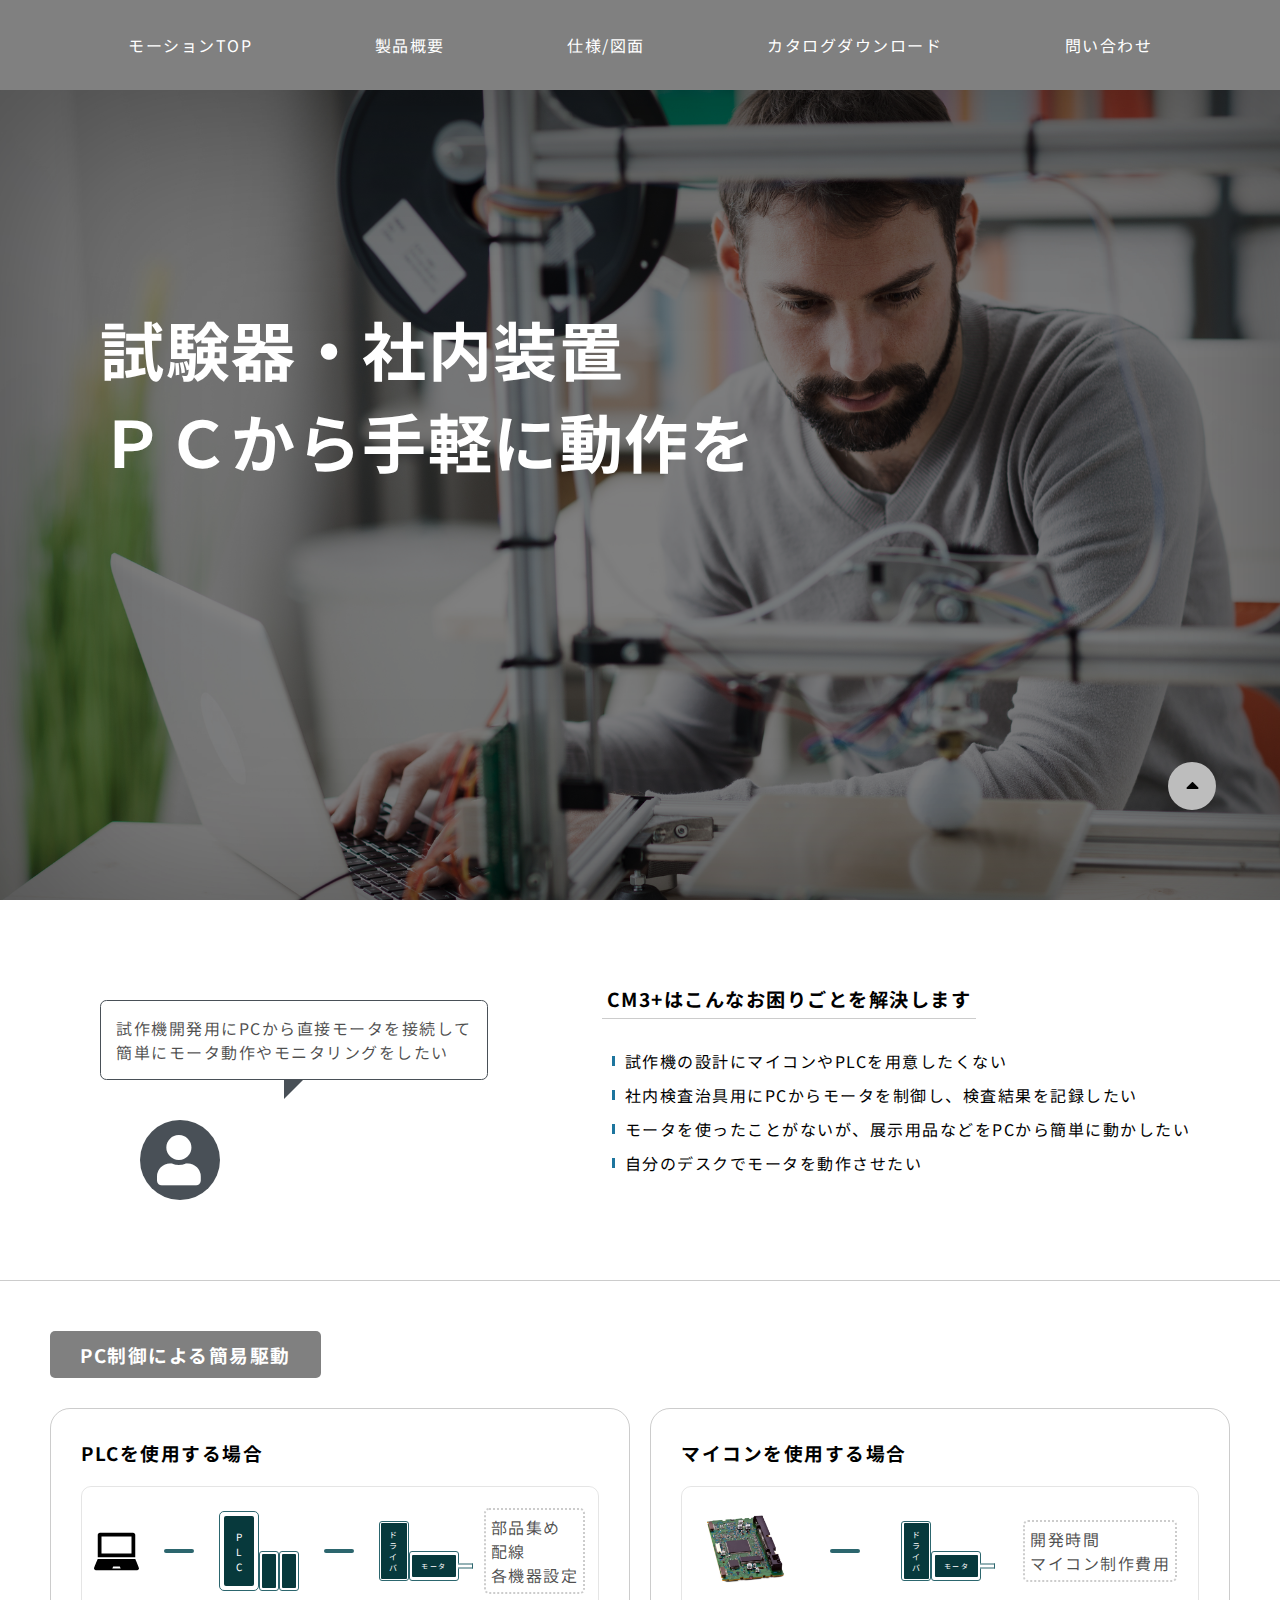
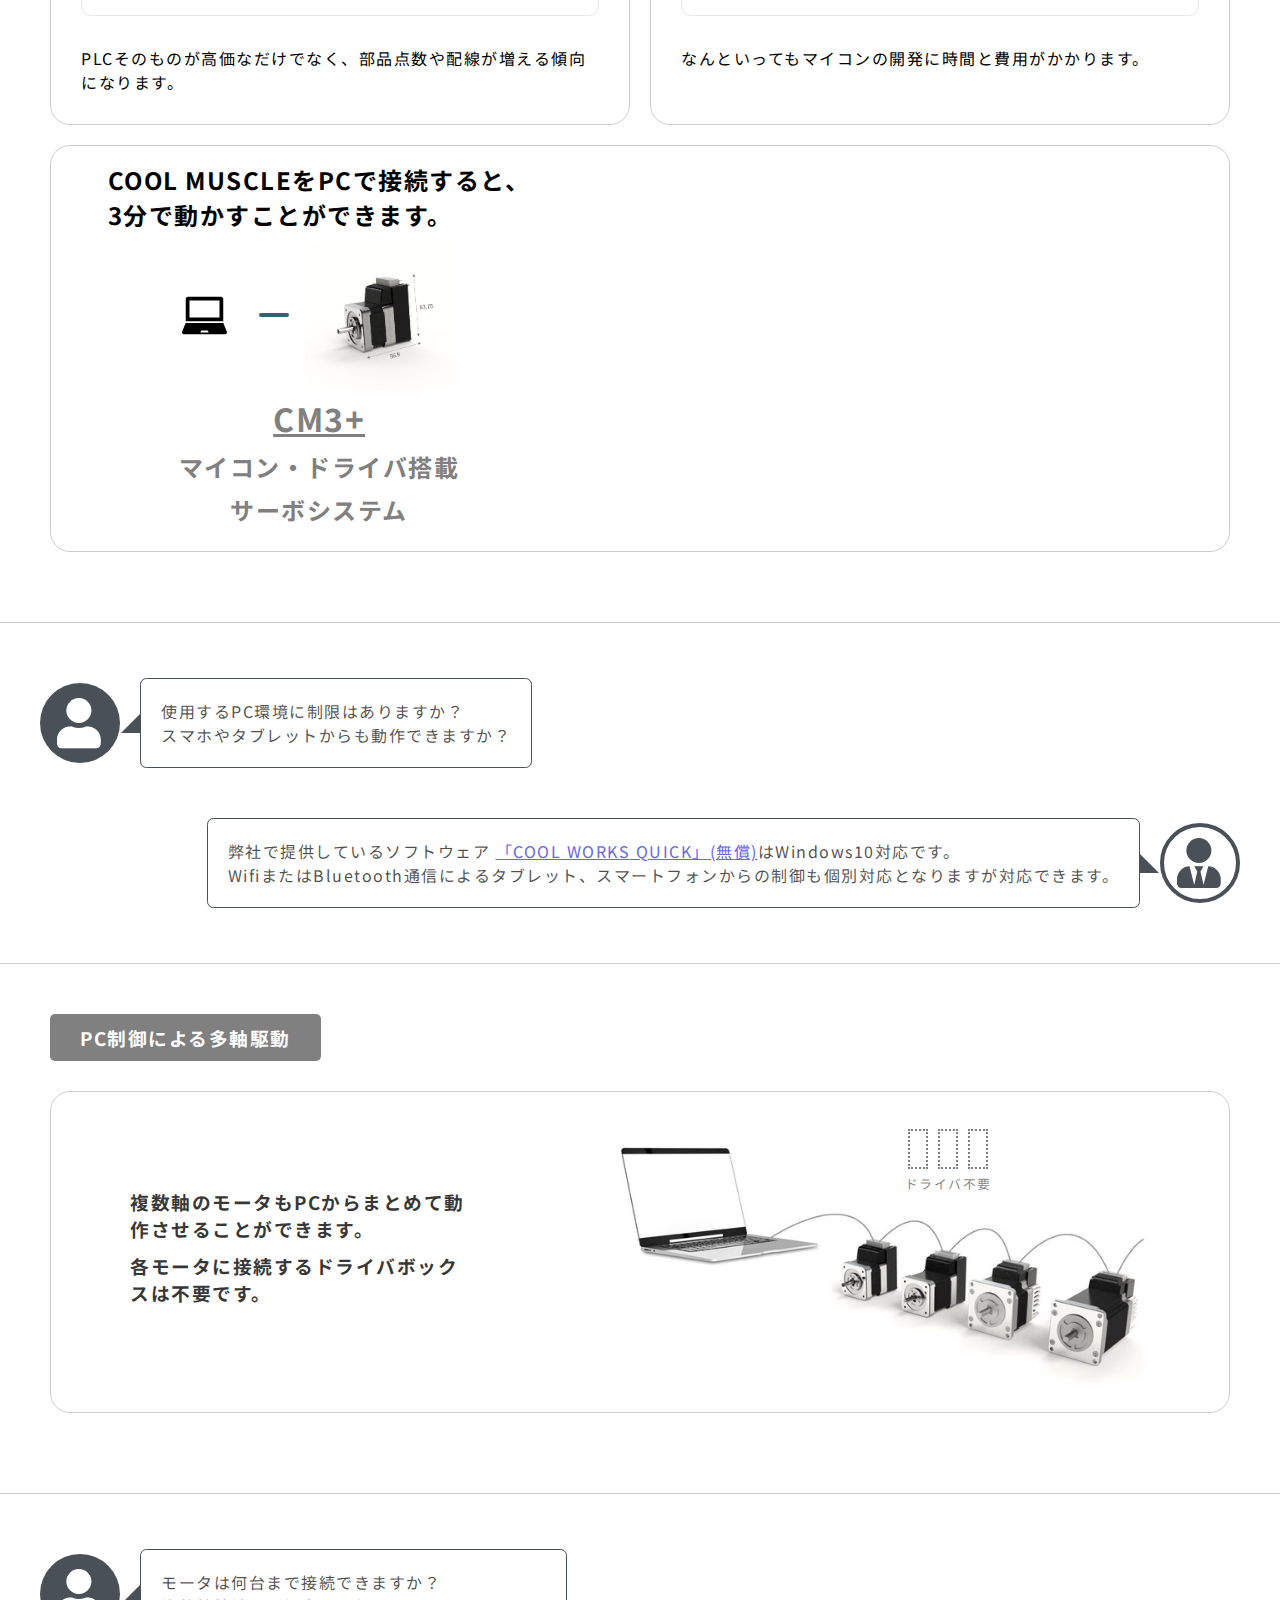
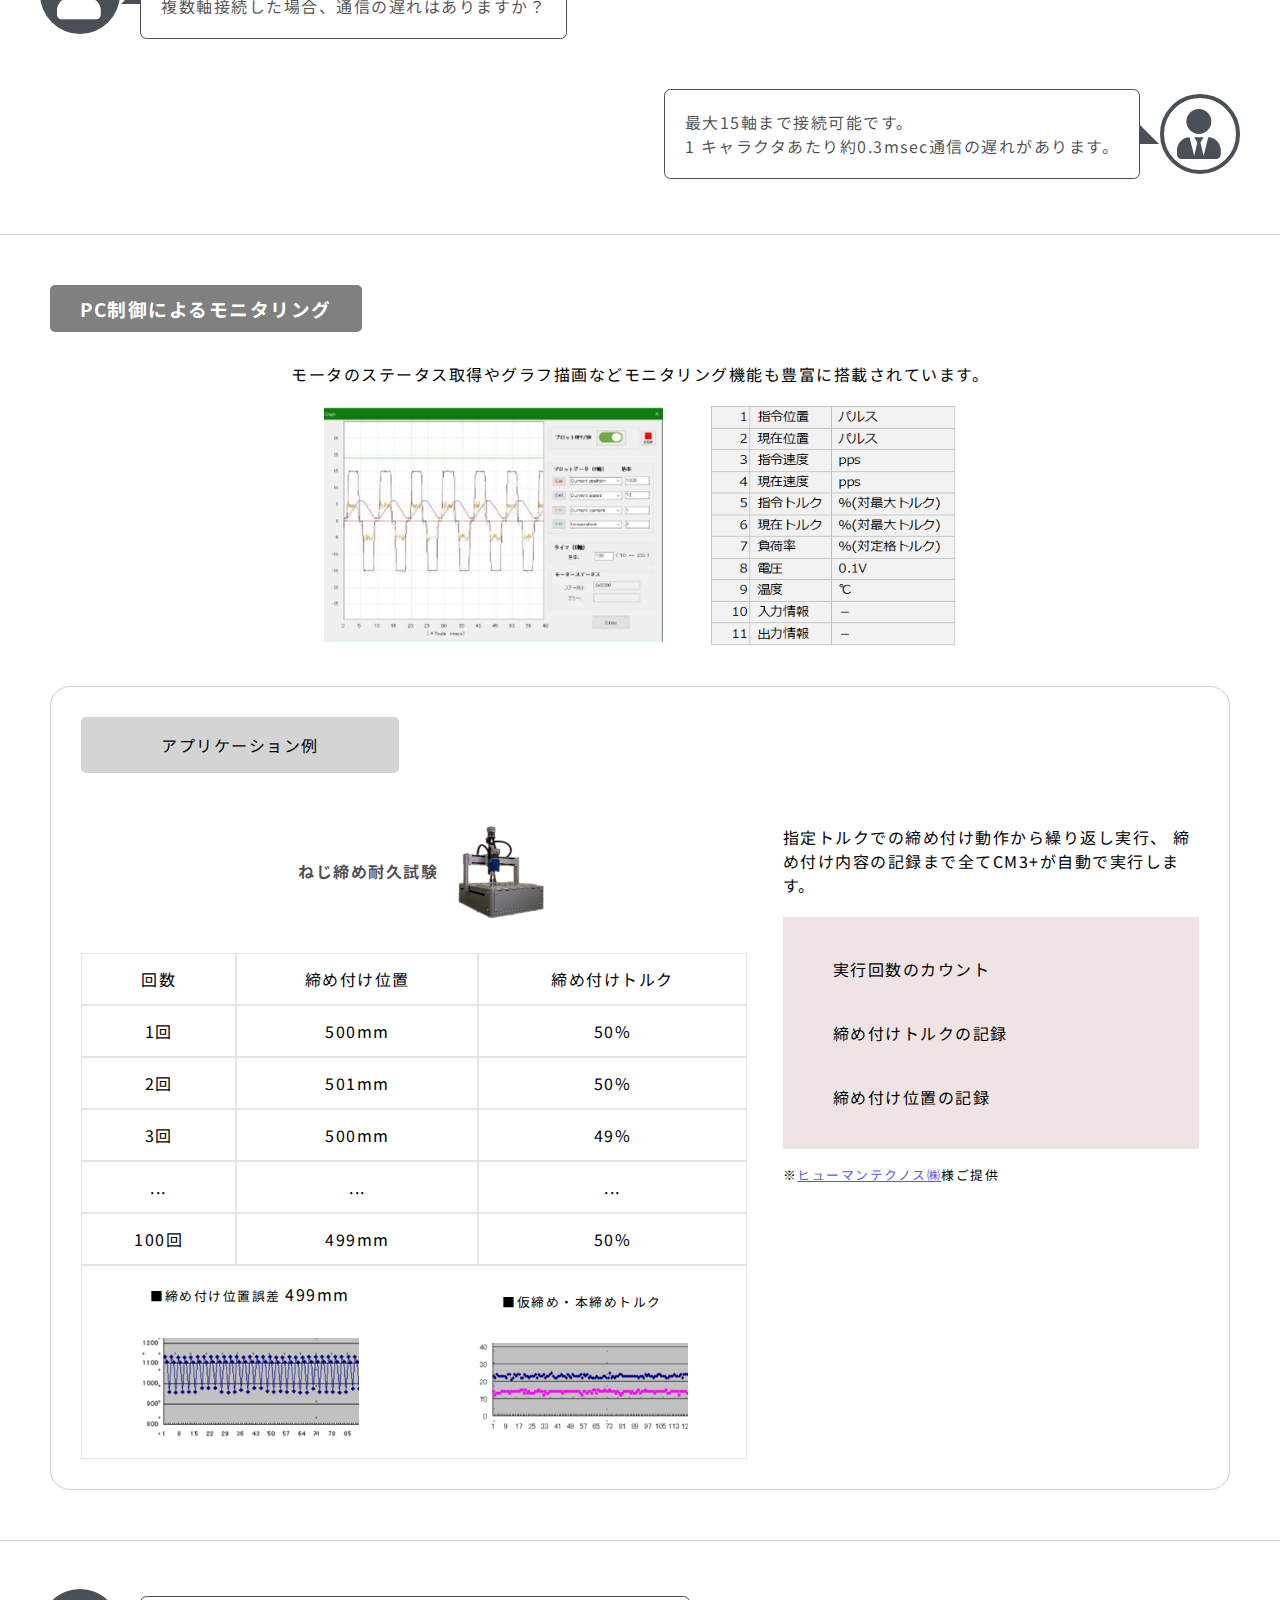
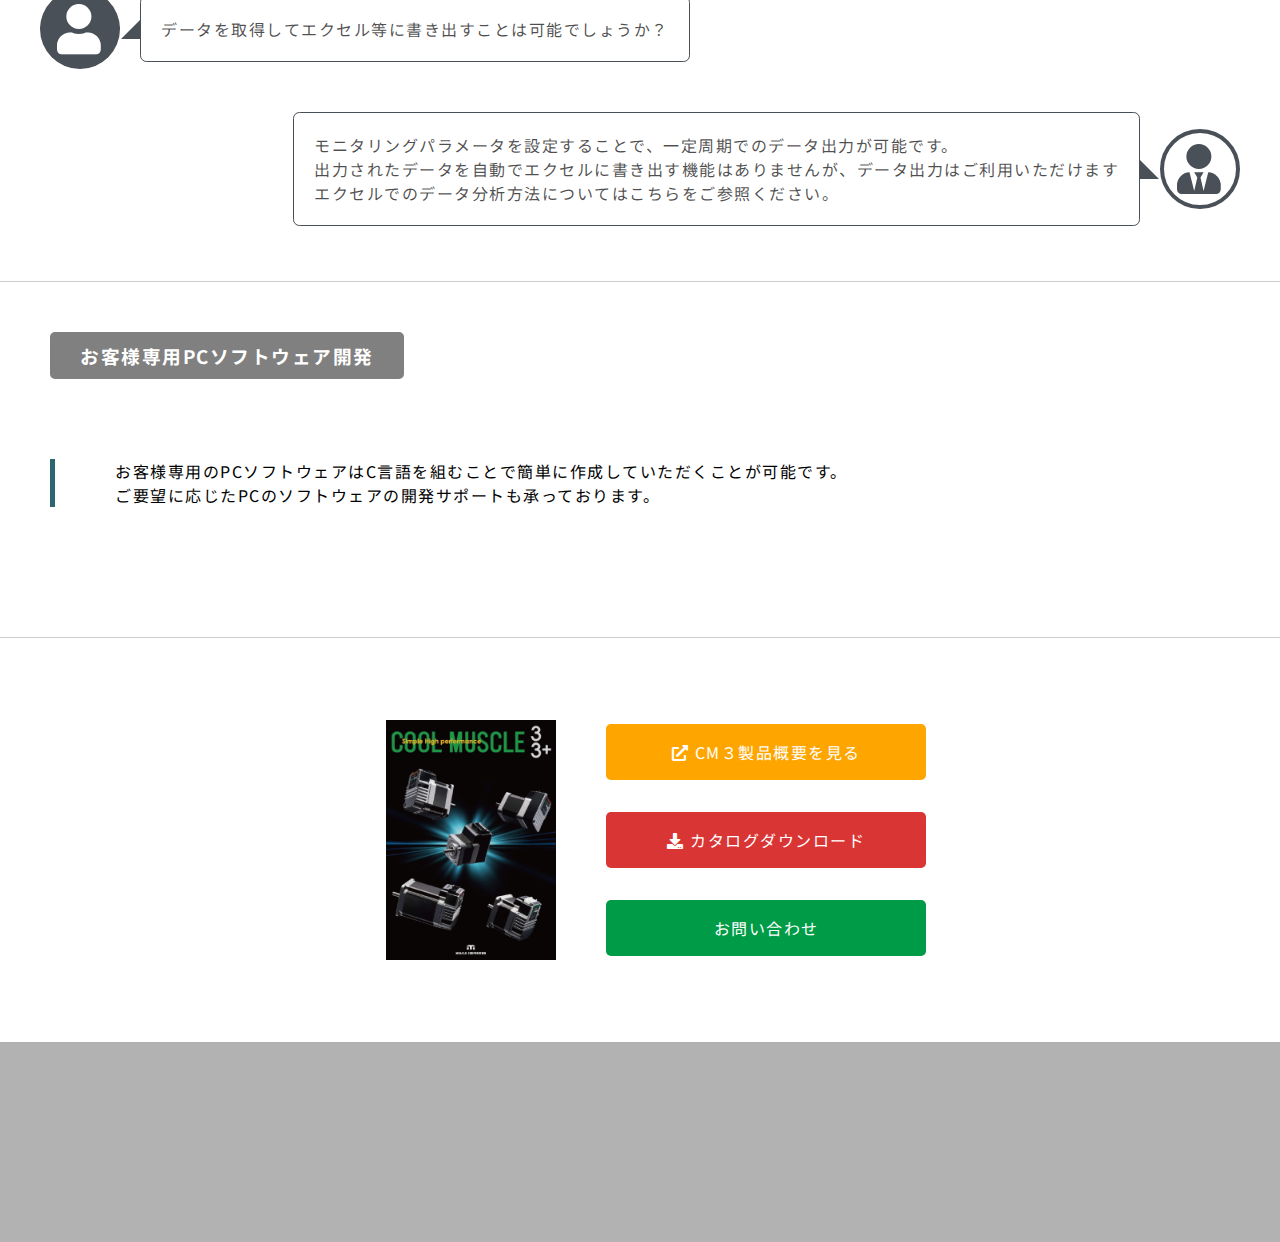
<file: index.html>
<!DOCTYPE html>
<html lang="en">
<head>
    <link rel="stylesheet" href="pc.css" type="text/css">
    <meta charset="UTF-8">
    <meta http-equiv="X-UA-Compatible" content="IE=edge">
    <meta name="viewport" content="width=device-width, initial-scale=1.0">
    <link rel="stylesheet" href="https://cdnjs.cloudflare.com/ajax/libs/font-awesome/5.15.2/css/all.min.css">
    <title>MUSCLE PC</title>
</head>
<body>
    <div class="scroll-up-button"><i class="fas fa-caret-down"></i></div>
    <div class="nav-container">
        <nav>
            <!-- <div class="logo"><img src="" alt=""></div> -->
            <div class="nav-item"><a href="https://musclecorp.com/motion/">モーションTOP</a></div>
            <div class="nav-item"><a href="https://musclecorp.com/motion/cm3-top/">製品概要</a></div>
            <div class="nav-item"><a href="https://musclecorp.com/motion/cm3-spec/">仕様/図面</a></div>
            <div class="nav-item"><a href="https://musclecorp.com/motion/coolmuscle3newcatalog/">カタログダウンロード</a></div>
            <div class="nav-item"><a href="https://musclecorp.com/motion/contactus/">問い合わせ</a></div>
        </nav>
    </div>
    <div class="top-image">
        <div class="top-text">
            <h2>試験器・社内装置<br>ＰＣから手軽に動作を</h2>
        </div>
        <div class="layer"></div>
        <div class="see-catalog"></div>
    </div>
    <section class="one">
        <div class="customer">
            <div class="speech-bubble">
                <p>試作機開発用にPCから直接モータを接続して<br>簡単にモータ動作やモニタリングをしたい</p>
            </div>
            <div class="customer-icon one-customer-icon">
                <i class="fas fa-user"></i>
            </div>
        </div>
        <div class="customer-service">
            <p class="customer-service-head-text">CM3+はこんなお困りごとを解決します</p>
            <div class="customer-service-box">
                <div class="service-box-item">
                    <div class="box-item-border"></div>
                    <p>試作機の設計にマイコンやPLCを用意したくない</p>
                </div>
                <div class="service-box-item">
                    <div class="box-item-border"></div>
                    <p>社内検査治具用にPCからモータを制御し、検査結果を記録したい</p>
                </div>
                <div class="service-box-item">
                    <div class="box-item-border"></div>
                    <p>モータを使ったことがないが、展示用品などをPCから簡単に動かしたい</p>
                </div>
                <div class="service-box-item">
                    <div class="box-item-border"></div>
                    <p>自分のデスクでモータを動作させたい</p>
                </div>
            </div>
        </div>
    </section>
    <div class="border"></div>
    <section class="two">
        <div class="section-title">
            <h3>PC制御による簡易駆動</h3>
        </div>
        <div id="two-block-one">
            <div class="two-one">
                <h3>PLCを使用する場合</h3>
                <div class="illustration">
                    <svg xmlns="http://www.w3.org/2000/svg" width="45" height="45" viewBox="0 0 24 24"><path d="M22 3.2c0-.663-.537-1.2-1.2-1.2h-17.6c-.663 0-1.2.537-1.2 1.2v11.8h20v-11.8zm-2 9.8h-16v-9h16v9zm2 3h-20c-.197.372-2 4.582-2 4.998 0 .522.418 1.002 1.002 1.002h21.996c.584 0 1.002-.48 1.002-1.002 0-.416-1.803-4.626-2-4.998zm-12.229 5l.467-1h3.523l.467 1h-4.457z"/></svg>
                    <div class="line"></div>
                    <div class="plc-draw">
                        <div id="plc-box"><div><p>P</p><p>L</p><p>C</p></div></div>
                        <div class="plc-draw-box"><div></div></div>
                        <div class="plc-draw-box"><div></div></div>
                    </div>
                    <div class="line"></div>
                    <div class="plc-draw">
                        <div class="plc-driver"><div><p>ド</p><p>ラ</p><p>イ</p><p>バ</p></div></div>
                        <div class="plc-mota"><div class="mota-text"><p>モータ</p></div><div class="mota"></div></div>
                    </div>
                    <div class="plc-draw-text">
                        <p>部品集め</p>
                        <p>配線</p>
                        <p>各機器設定</p>
                    </div>
                </div>
                <p>PLCそのものが高価なだけでなく、部品点数や配線が増える傾向になります。</p>
            </div>
            <div class="two-two">
                <h3>マイコンを使用する場合</h3>
                <div class="illustration">
                    <div class="kiban-img">
                        <img src="./assets/画像/Kiban.jpg" alt="">
                    </div>
                    <div class="line"></div>
                    <div class="plc-draw">
                        <div class="plc-driver"><div><p>ド</p><p>ラ</p><p>イ</p><p>バ</p></div></div>
                        <div class="plc-mota"><div class="mota-text"><p>モータ</p></div><div class="mota"></div></div>
                    </div>
                    <div class="plc-draw-text">
                        <p>開発時間</p>
                        <p>マイコン制作費用</p>
                    </div>
                </div>
                <p>なんといってもマイコンの開発に時間と費用がかかります。</p>
            </div>
        </div>
        <div class="two-three">
            <div class="">
                <h3 class="two-three-h3">COOL MUSCLEをPCで接続すると、<br>3分で動かすことができます。</h3>
                <div class="cm3-container">
                    <div class="cm3-draw">
                        <svg xmlns="http://www.w3.org/2000/svg" width="45" height="45" viewBox="0 0 24 24"><path d="M22 3.2c0-.663-.537-1.2-1.2-1.2h-17.6c-.663 0-1.2.537-1.2 1.2v11.8h20v-11.8zm-2 9.8h-16v-9h16v9zm2 3h-20c-.197.372-2 4.582-2 4.998 0 .522.418 1.002 1.002 1.002h21.996c.584 0 1.002-.48 1.002-1.002 0-.416-1.803-4.626-2-4.998zm-12.229 5l.467-1h3.523l.467 1h-4.457z"/></svg>
                        <div class="line"></div>
                        <img src="./assets/画像/cm3.png" alt="">
                    </div>
                    <div class="big-image-texts">
                        <h2>CM3+</h2>
                        <h3>マイコン・ドライバ搭載</h3>
                        <h3>サーボシステム</h3>
                    </div>
                </div>
            </div>
            <iframe width="560" height="315" src="https://www.youtube.com/embed/fOc46mHpQsM" title="YouTube video player" frameborder="0" allow="accelerometer; autoplay; clipboard-write; encrypted-media; gyroscope; picture-in-picture" allowfullscreen></iframe>
        </div>
    </section>
    <div class="border"></div>
    <div class="conversation">
        <div class="question-container">
            <div class="customer-icon">
                <i class="fas fa-user"></i>
            </div>
            <div class="question">
                <p>使用するPC環境に制限はありますか？</p>
                <p>スマホやタブレットからも動作できますか？</p>
            </div>
        </div>
        <div class="answer-container">
            <div class="answer">
                <p>弊社で提供しているソフトウェア <a href="https://musclecorp.com/motionmember/download/?memid=2">「COOL WORKS QUICK」(無償)</a>はWindows10対応です。</p>
                <p>WifiまたはBluetooth通信によるタブレット、スマートフォンからの制御も個別対応となりますが対応できます。</p>
            </div>
            <div class="customer-service-icon">
                <i class="fas fa-user-tie"></i>
            </div>
        </div>
    </div>
    <div class="border"></div>
    <section class="three">
        <div class="section-title">
            <h3>PC制御による多軸駆動</h3>
        </div>
        <div class="three-explanation">
            <div class="three-text">
                <h3>複数軸のモータもPCからまとめて動作させることができます。</h3>
                <h3>各モータに接続するドライバボックスは不要です。</h3>
            </div>
            <div class="drv-fuyou">
                <div class="box">
                    <div class=""></div>
                    <div class=""></div>
                    <div class=""></div>
                </div>
                <p>ドライバ不要</p>
            </div>
            <img src="./assets/画像/CM3Daisy chain.jpg" alt="">
        </div>
    </section>
    <div class="border"></div>
    <div class="conversation">
        <div class="question-container">
            <div class="customer-icon">
                <i class="fas fa-user"></i>
            </div>
            <div class="question">
                <p>モータは何台まで接続できますか？</p>
                <p>複数軸接続した場合、通信の遅れはありますか？</p>
            </div>
        </div>
        <div class="answer-container">
            <div class="answer">
                <p>最大15軸まで接続可能です。</p>
                <p>1 キャラクタあたり約0.3msec通信の遅れがあります。</p>
            </div>
            <div class="customer-service-icon">
                <i class="fas fa-user-tie"></i>
            </div>
        </div>
    </div>
    <div class="border"></div>
    <section class="four">
        <div class="section-title">
            <h3>PC制御によるモニタリング</h3>
        </div>
        <div class="four-explanation">
            <div class="four-text-wrapper">
                <p class="four-text">モータのステータス取得やグラフ描画などモニタリング機能も豊富に搭載されています。</p>
                <div class="four-img-container">
                    <img src="./assets/画像/graph1.png" alt="">
                    <img class="four-img-two" src="./assets/画像/graph2.png" alt="">
                </div>
            </div>
            <div class="four-graph">
                <div class="four-left-app">
                    <p>アプリケーション例</p>
                </div>
                <div class="four-graph-content">
                    <div class="four-right">
                        <div class="right-top">
                            <p>ねじ締め耐久試験</p>
                            <img src="./assets/画像/ねじ締め装置.png" alt="">
                        </div>
                        <table class="nejishime-table" cellspacing="0" cellpadding="5px">
                            <thead>
                                <tr>
                                    <th>回数</th>
                                    <th>締め付け位置</th>
                                    <th>締め付けトルク</th>
                                </tr>
                            </thead>
                            <tbody>
                                <tr>
                                    <td>1回</td>
                                    <td>500mm</td>
                                    <td>50%</td>
                                </tr>
                                <tr>
                                    <td>2回</td>
                                    <td>501mm</td>
                                    <td>50%</td>
                                </tr>
                                <tr>
                                    <td>3回</td>
                                    <td>500mm</td>
                                    <td>49%</td>
                                </tr>
                                <tr>
                                    <td>...</td>
                                    <td>...</td>
                                    <td>...</td>
                                </tr>
                                <tr>
                                    <td>100回</td>
                                    <td>499mm</td>
                                    <td>50%</td>
                                </tr>
                            </tbody>
                        </table>
                        <div class="nejishime-graph">
                            <div class="nejishime-graph-child">
                                <div class="nejishime-graph-text">
                                    <p>■締め付け位置誤差 <span>499mm</span></p>
                                </div>
                                <img src="./assets/画像/締め付け位置誤差.png" alt="">
                            </div>
                            <div class="nejishime-graph-child">
                                <div class="nejishime-graph-text">
                                    <p>■仮締め・本締めトルク</p>
                                </div>
                                <img src="./assets/画像/本締めトルク.png" alt="">
                            </div>
                        </div>
                    </div>
                    <div class="four-left">
                        <p class="four-left-text">指定トルクでの締め付け動作から繰り返し実行、
                            締め付け内容の記録まで全てCM3+が自動で実行します。</p>
                        <div class="four-left-box">
                            <p>実行回数のカウント</p>
                            <p>締め付けトルクの記録</p>
                            <p>締め付け位置の記録</p>
                        </div>
                        <div class="four-left-link">
                            <p>※<a href="https://www.humantechnos.com/">ヒューマンテクノス㈱</a>様ご提供</p>
                        </div>
                    </div>
                </div>
            </div>
        </div>
    </section>
    <div class="border"></div>
    <div class="conversation">
        <div class="question-container">
            <div class="customer-icon">
                <i class="fas fa-user"></i>
            </div>
            <div class="question">
                <p>データを取得してエクセル等に書き出すことは可能でしょうか？</p>
            </div>
        </div>
        <div class="answer-container">
            <div class="answer">
                <p>モニタリングパラメータを設定することで、一定周期でのデータ出力が可能です。</p>
                <p>出力されたデータを自動でエクセルに書き出す機能はありませんが、データ出力はご利用いただけます</p>
                <p>エクセルでのデータ分析方法についてはこちらをご参照ください。</p>
            </div>
            <div class="customer-service-icon">
                <i class="fas fa-user-tie"></i>
            </div>
        </div>
    </div>
    <div class="border"></div>
    <section class="five">
        <div class="section-title">
            <h3>お客様専用PCソフトウェア開発</h3>
        </div>
        <div class="five-text">
            <p>お客様専用のPCソフトウェアはC言語を組むことで簡単に作成していただくことが可能です。</p>
            <p>ご要望に応じたPCのソフトウェアの開発サポートも承っております。</p>
        </div>
    </section>
    <div class="border"></div>
    <section class="footer">
        <div class="footer-container">
            <img class="catalog-img" src="./assets/画像/pic_last02.png" alt="">
            <div class="footer-buttons">
                <div class="see-product-container">
                    <a href="https://musclecorp.com/motion/cm3-top/" class="see-product">
                        <p><i class="fas fa-external-link-alt"></i> CM３製品概要を見る</p>
                    </a>
                </div>
                <div class="catalog-download-container">
                    <a href="https://musclecorp.com/motion/coolmuscle3newcatalog/" class="catalog-download">
                        <p><i class="fas fa-download"></i> カタログダウンロード</p>
                    </a>
                </div>
                <div class="contact-container">
                    <a href="https://musclecorp.com/motion/contactus/" class="contact">
                        <p class="contact-title">お問い合わせ</p>
                    </a>
                </div>
            </div>
        </div>
    </section>
    <footer>
    </footer>

    <script src="./script.js"></script>
</body>
</html>
</file>
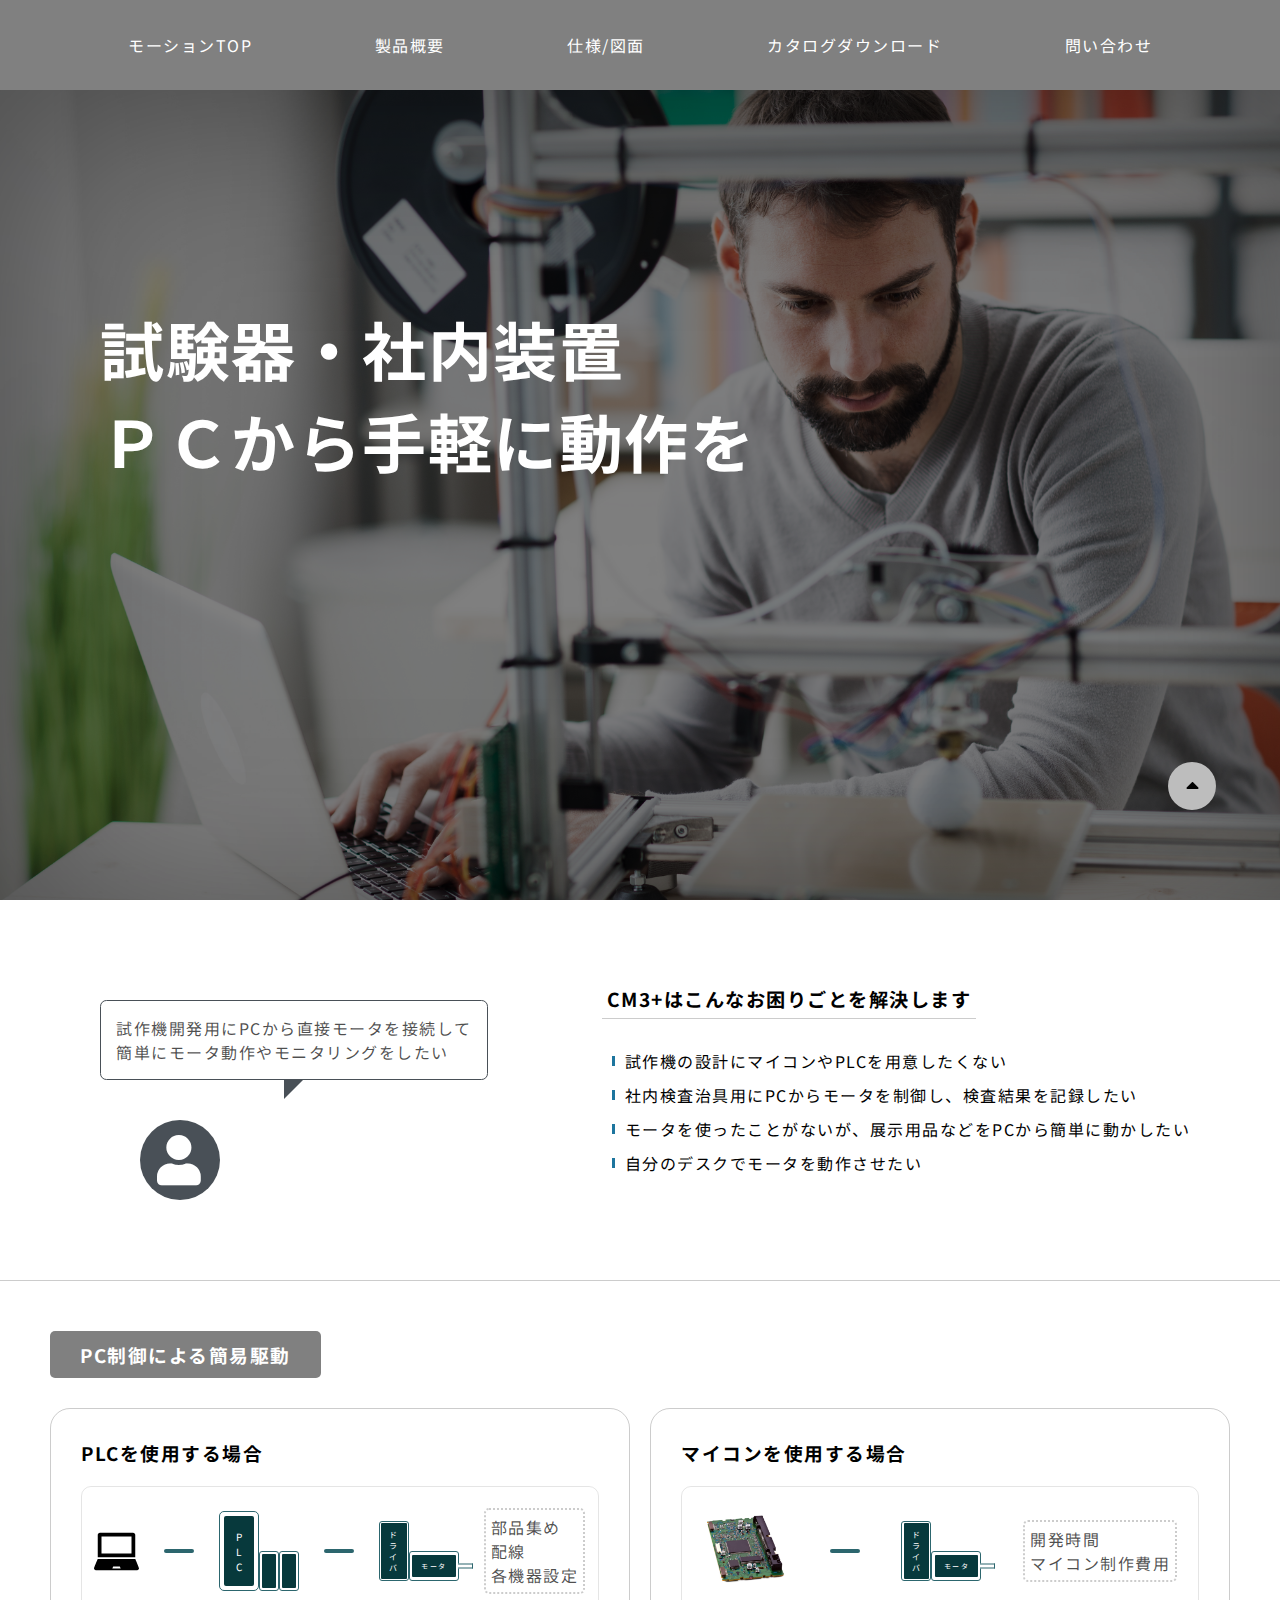
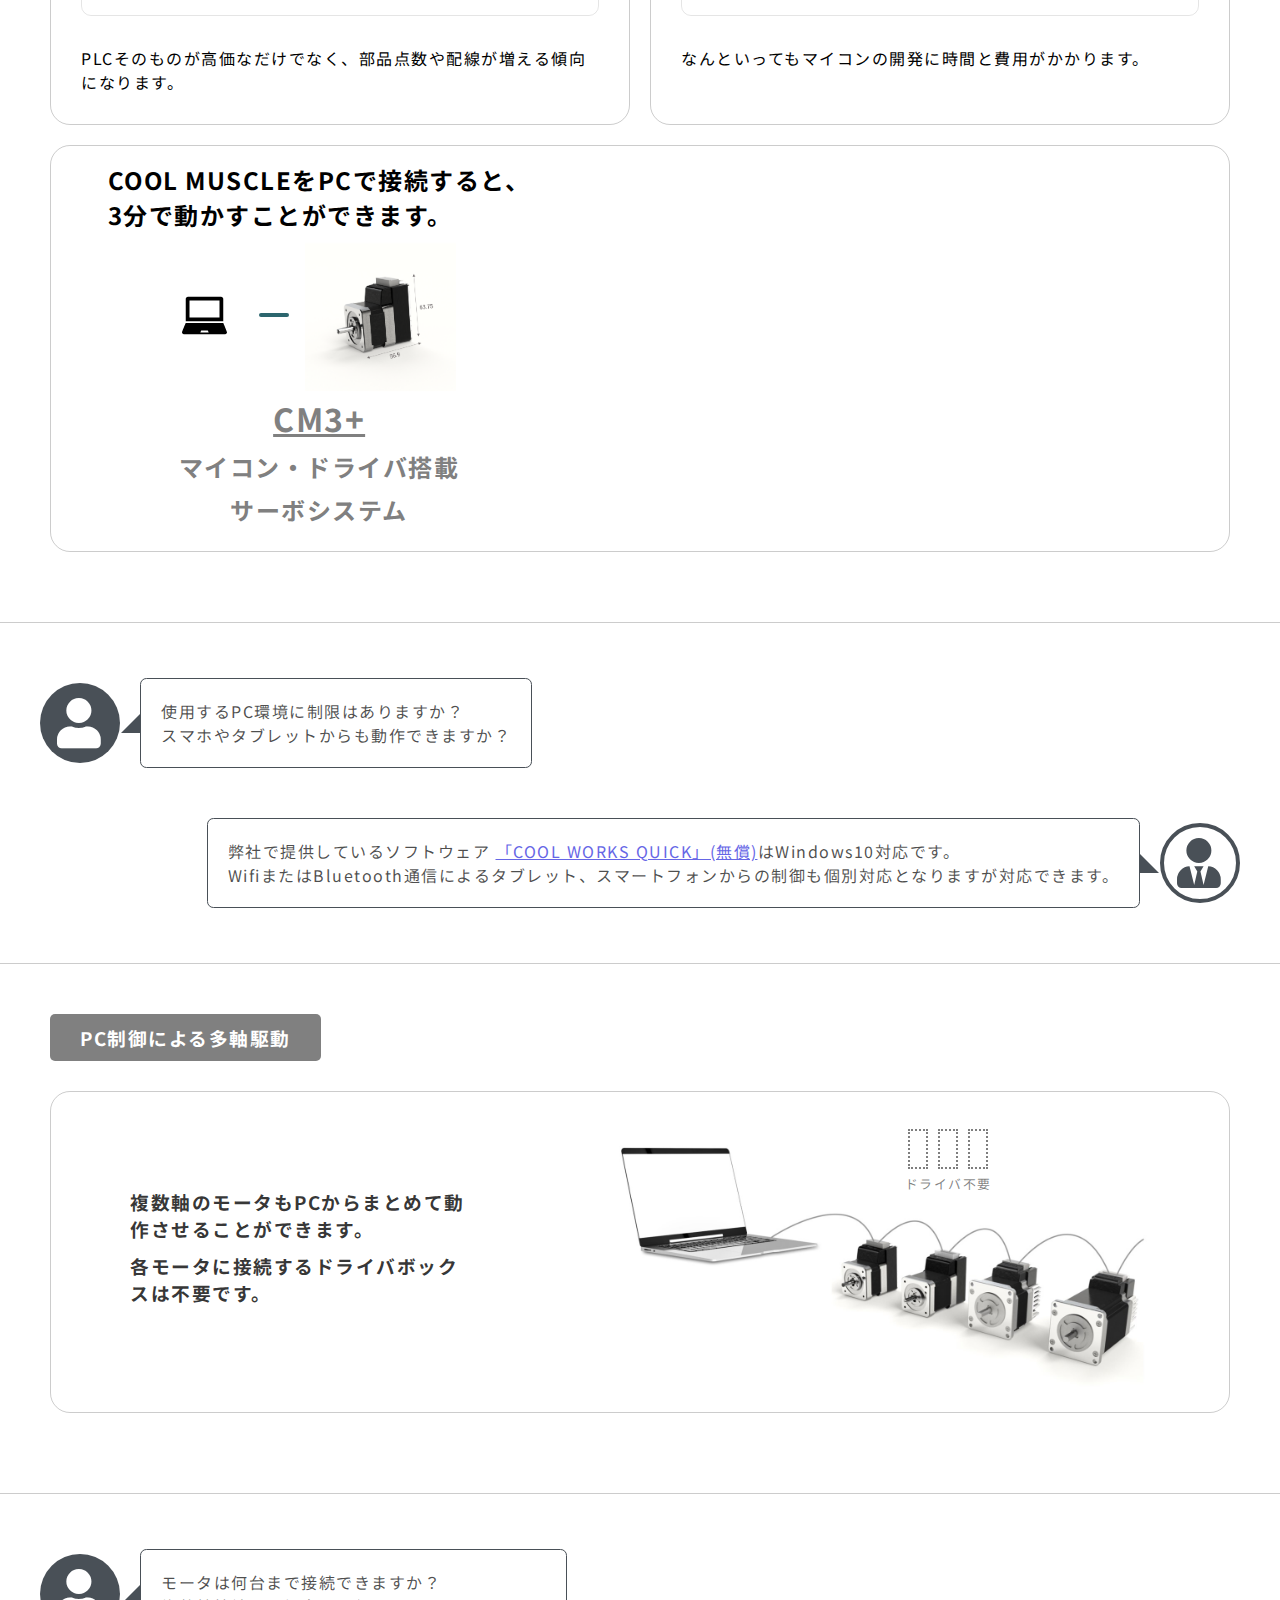
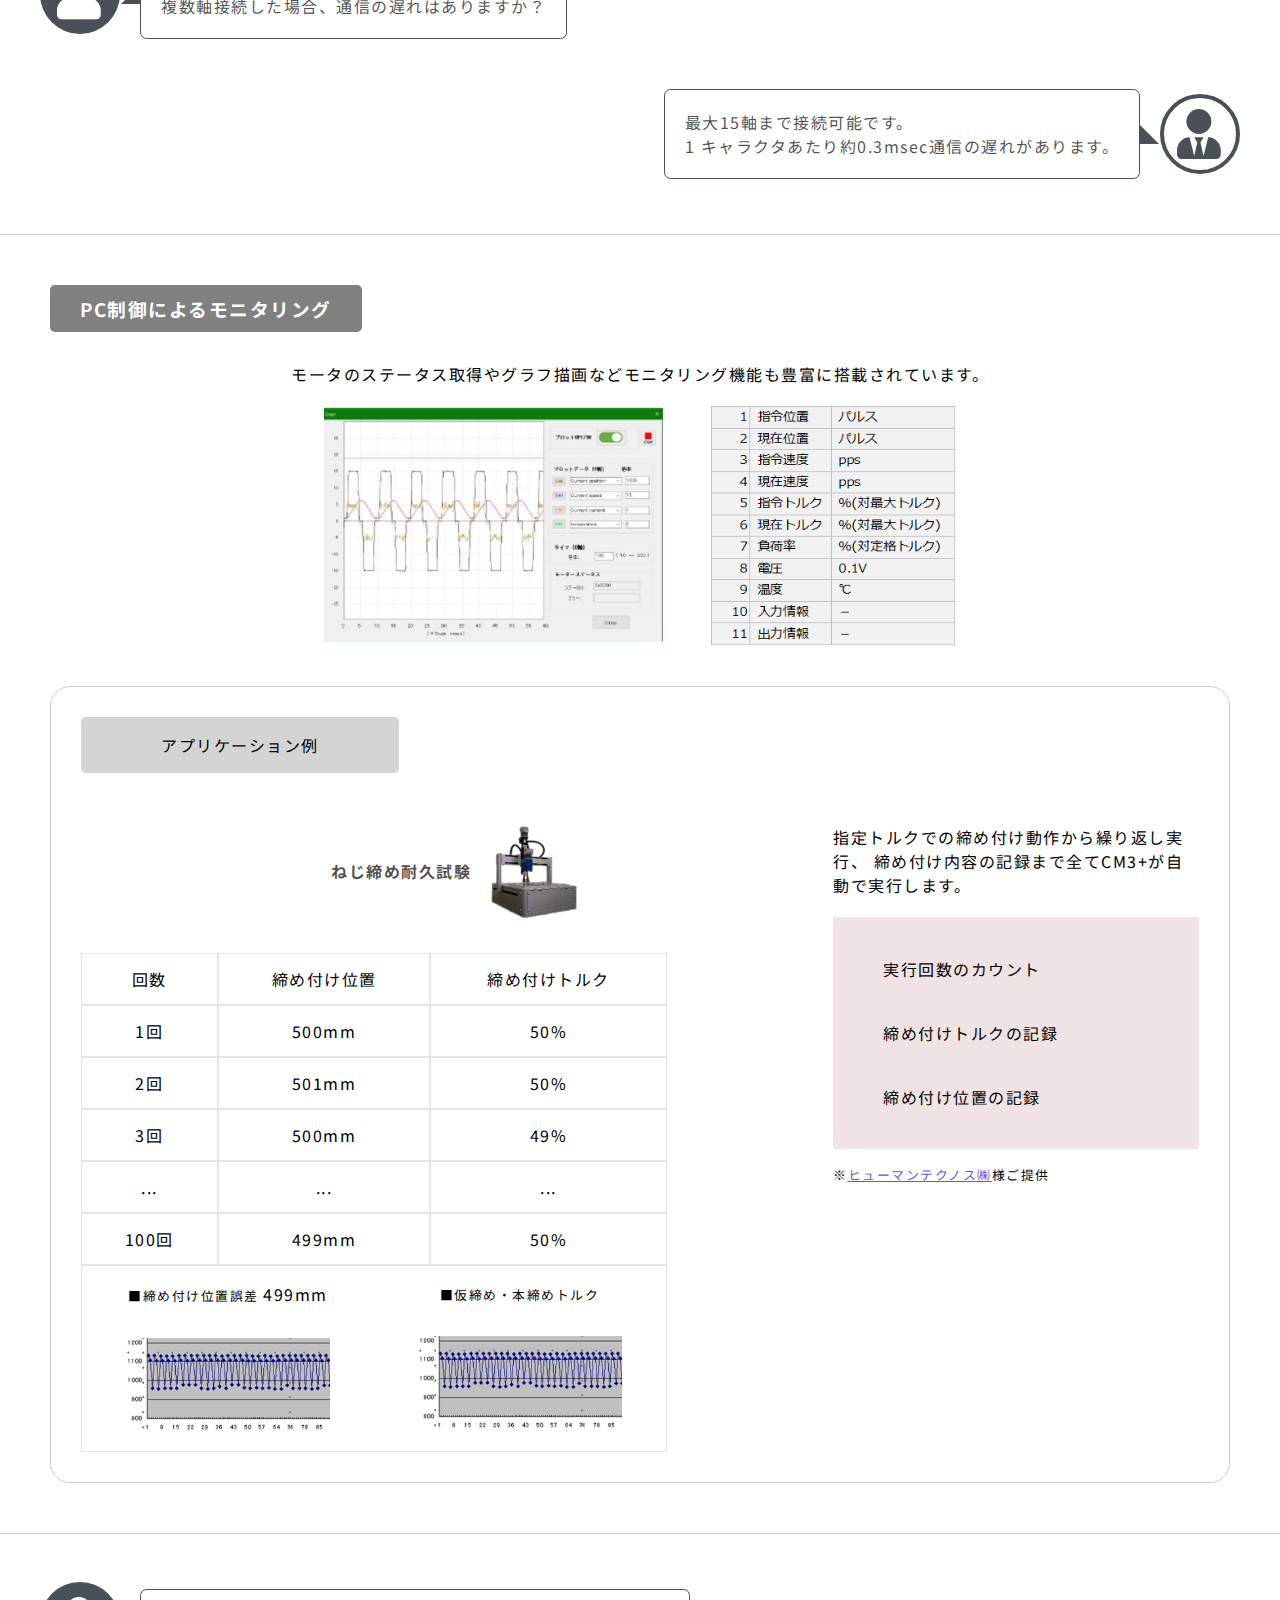
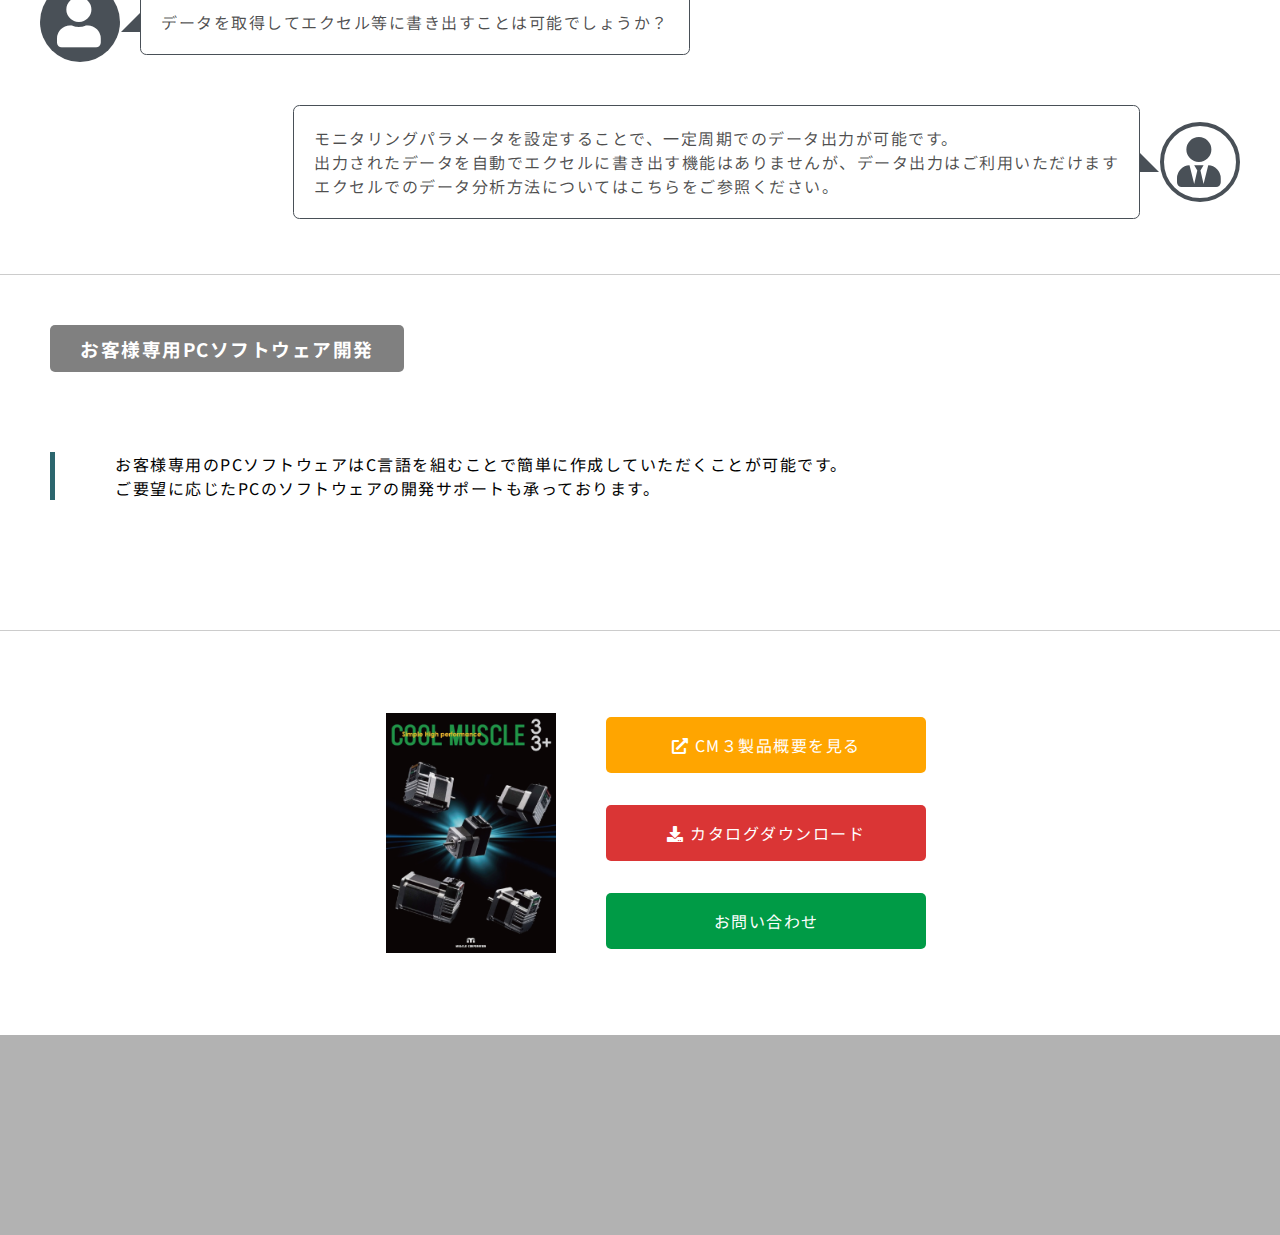
<file: LP/index.html>
<!DOCTYPE html>
<html lang="en">
<head>
    <link rel="stylesheet" href="pc.css" type="text/css">
    <meta charset="UTF-8">
    <meta http-equiv="X-UA-Compatible" content="IE=edge">
    <meta name="viewport" content="width=device-width, initial-scale=1.0">
    <link rel="stylesheet" href="https://cdnjs.cloudflare.com/ajax/libs/font-awesome/5.15.2/css/all.min.css">
    <title>MUSCLE PC</title>
</head>
<body>
    <div class="scroll-up-button"><i class="fas fa-caret-down"></i></div>
    <div class="nav-container">
        <nav>
            <!-- <div class="logo"><img src="" alt=""></div> -->
            <div class="nav-item"><a href="https://musclecorp.com/motion/">モーションTOP</a></div>
            <div class="nav-item"><a href="https://musclecorp.com/motion/cm3-top/">製品概要</a></div>
            <div class="nav-item"><a href="https://musclecorp.com/motion/cm3-spec/">仕様/図面</a></div>
            <div class="nav-item"><a href="https://musclecorp.com/motion/coolmuscle3newcatalog/">カタログダウンロード</a></div>
            <div class="nav-item"><a href="https://musclecorp.com/motion/contactus/">問い合わせ</a></div>
        </nav>
    </div>
    <div class="top-image">
        <div class="top-text">
            <h2>試験器・社内装置<br>ＰＣから手軽に動作を</h2>
        </div>
        <div class="layer"></div>
        <div class="see-catalog"></div>
    </div>
    <section class="one">
        <div class="customer">
            <div class="speech-bubble">
                <p>試作機開発用にPCから直接モータを接続して<br>簡単にモータ動作やモニタリングをしたい</p>
            </div>
            <div class="customer-icon one-customer-icon">
                <i class="fas fa-user"></i>
            </div>
        </div>
        <div class="customer-service">
            <p class="customer-service-head-text">CM3+はこんなお困りごとを解決します</p>
            <div class="customer-service-box">
                <div class="service-box-item">
                    <div class="box-item-border"></div>
                    <p>試作機の設計にマイコンやPLCを用意したくない</p>
                </div>
                <div class="service-box-item">
                    <div class="box-item-border"></div>
                    <p>社内検査治具用にPCからモータを制御し、検査結果を記録したい</p>
                </div>
                <div class="service-box-item">
                    <div class="box-item-border"></div>
                    <p>モータを使ったことがないが、展示用品などをPCから簡単に動かしたい</p>
                </div>
                <div class="service-box-item">
                    <div class="box-item-border"></div>
                    <p>自分のデスクでモータを動作させたい</p>
                </div>
            </div>
        </div>
    </section>
    <div class="border"></div>
    <section class="two">
        <div class="section-title">
            <h3>PC制御による簡易駆動</h3>
        </div>
        <div id="two-block-one">
            <div class="two-one">
                <h3>PLCを使用する場合</h3>
                <div class="illustration">
                    <svg xmlns="http://www.w3.org/2000/svg" width="45" height="45" viewBox="0 0 24 24"><path d="M22 3.2c0-.663-.537-1.2-1.2-1.2h-17.6c-.663 0-1.2.537-1.2 1.2v11.8h20v-11.8zm-2 9.8h-16v-9h16v9zm2 3h-20c-.197.372-2 4.582-2 4.998 0 .522.418 1.002 1.002 1.002h21.996c.584 0 1.002-.48 1.002-1.002 0-.416-1.803-4.626-2-4.998zm-12.229 5l.467-1h3.523l.467 1h-4.457z"/></svg>
                    <div class="line"></div>
                    <div class="plc-draw">
                        <div id="plc-box"><div><p>P</p><p>L</p><p>C</p></div></div>
                        <div class="plc-draw-box"><div></div></div>
                        <div class="plc-draw-box"><div></div></div>
                    </div>
                    <div class="line"></div>
                    <div class="plc-draw">
                        <div class="plc-driver"><div><p>ド</p><p>ラ</p><p>イ</p><p>バ</p></div></div>
                        <div class="plc-mota"><div class="mota-text"><p>モータ</p></div><div class="mota"></div></div>
                    </div>
                    <div class="plc-draw-text">
                        <p>部品集め</p>
                        <p>配線</p>
                        <p>各機器設定</p>
                    </div>
                </div>
                <p>PLCそのものが高価なだけでなく、部品点数や配線が増える傾向になります。</p>
            </div>
            <div class="two-two">
                <h3>マイコンを使用する場合</h3>
                <div class="illustration">
                    <div class="kiban-img">
                        <img src="./assets/画像/Kiban.jpg" alt="">
                    </div>
                    <div class="line"></div>
                    <div class="plc-draw">
                        <div class="plc-driver"><div><p>ド</p><p>ラ</p><p>イ</p><p>バ</p></div></div>
                        <div class="plc-mota"><div class="mota-text"><p>モータ</p></div><div class="mota"></div></div>
                    </div>
                    <div class="plc-draw-text">
                        <p>開発時間</p>
                        <p>マイコン制作費用</p>
                    </div>
                </div>
                <p>なんといってもマイコンの開発に時間と費用がかかります。</p>
            </div>
        </div>
        <div class="two-three">
            <div class="">
                <h3 class="two-three-h3">COOL MUSCLEをPCで接続すると、<br>3分で動かすことができます。</h3>
                <div class="cm3-container">
                    <div class="cm3-draw">
                        <svg xmlns="http://www.w3.org/2000/svg" width="45" height="45" viewBox="0 0 24 24"><path d="M22 3.2c0-.663-.537-1.2-1.2-1.2h-17.6c-.663 0-1.2.537-1.2 1.2v11.8h20v-11.8zm-2 9.8h-16v-9h16v9zm2 3h-20c-.197.372-2 4.582-2 4.998 0 .522.418 1.002 1.002 1.002h21.996c.584 0 1.002-.48 1.002-1.002 0-.416-1.803-4.626-2-4.998zm-12.229 5l.467-1h3.523l.467 1h-4.457z"/></svg>
                        <div class="line"></div>
                        <img src="./assets/画像/cm3.png" alt="">
                    </div>
                    <div class="big-image-texts">
                        <h2>CM3+</h2>
                        <h3>マイコン・ドライバ搭載</h3>
                        <h3>サーボシステム</h3>
                    </div>
                </div>
            </div>
            <iframe width="560" height="315" src="https://www.youtube.com/embed/fOc46mHpQsM" title="YouTube video player" frameborder="0" allow="accelerometer; autoplay; clipboard-write; encrypted-media; gyroscope; picture-in-picture" allowfullscreen></iframe>
        </div>
    </section>
    <div class="border"></div>
    <div class="conversation">
        <div class="question-container">
            <div class="customer-icon">
                <i class="fas fa-user"></i>
            </div>
            <div class="question">
                <p>使用するPC環境に制限はありますか？</p>
                <p>スマホやタブレットからも動作できますか？</p>
            </div>
        </div>
        <div class="answer-container">
            <div class="answer">
                <p>弊社で提供しているソフトウェア <a href="https://musclecorp.com/motionmember/download/?memid=2">「COOL WORKS QUICK」(無償)</a>はWindows10対応です。</p>
                <p>WifiまたはBluetooth通信によるタブレット、スマートフォンからの制御も個別対応となりますが対応できます。</p>
            </div>
            <div class="customer-service-icon">
                <i class="fas fa-user-tie"></i>
            </div>
        </div>
    </div>
    <div class="border"></div>
    <section class="three">
        <div class="section-title">
            <h3>PC制御による多軸駆動</h3>
        </div>
        <div class="three-explanation">
            <div class="three-text">
                <h3>複数軸のモータもPCからまとめて動作させることができます。</h3>
                <h3>各モータに接続するドライバボックスは不要です。</h3>
            </div>
            <div class="drv-fuyou">
                <div class="box">
                    <div class=""></div>
                    <div class=""></div>
                    <div class=""></div>
                </div>
                <p>ドライバ不要</p>
            </div>
            <img src="./assets/画像/CM3Daisy chain.jpg" alt="">
        </div>
    </section>
    <div class="border"></div>
    <div class="conversation">
        <div class="question-container">
            <div class="customer-icon">
                <i class="fas fa-user"></i>
            </div>
            <div class="question">
                <p>モータは何台まで接続できますか？</p>
                <p>複数軸接続した場合、通信の遅れはありますか？</p>
            </div>
        </div>
        <div class="answer-container">
            <div class="answer">
                <p>最大15軸まで接続可能です。</p>
                <p>1 キャラクタあたり約0.3msec通信の遅れがあります。</p>
            </div>
            <div class="customer-service-icon">
                <i class="fas fa-user-tie"></i>
            </div>
        </div>
    </div>
    <div class="border"></div>
    <section class="four">
        <div class="section-title">
            <h3>PC制御によるモニタリング</h3>
        </div>
        <div class="four-explanation">
            <div class="four-text-wrapper">
                <p class="four-text">モータのステータス取得やグラフ描画などモニタリング機能も豊富に搭載されています。</p>
                <div class="four-img-container">
                    <img src="./assets/画像/graph1.png" alt="">
                    <img class="four-img-two" src="./assets/画像/graph2.png" alt="">
                </div>
            </div>
            <div class="four-graph">
                <div class="four-left-app">
                    <p>アプリケーション例</p>
                </div>
                <div class="four-graph-content">
                    <div class="four-right">
                        <div class="right-top">
                            <p>ねじ締め耐久試験</p>
                            <img src="./assets/画像/ねじ締め装置.png" alt="">
                        </div>
                        <table class="nejishime-table" cellspacing="0" cellpadding="5px">
                            <thead>
                                <tr>
                                    <th>回数</th>
                                    <th>締め付け位置</th>
                                    <th>締め付けトルク</th>
                                </tr>
                            </thead>
                            <tbody>
                                <tr>
                                    <td>1回</td>
                                    <td>500mm</td>
                                    <td>50%</td>
                                </tr>
                                <tr>
                                    <td>2回</td>
                                    <td>501mm</td>
                                    <td>50%</td>
                                </tr>
                                <tr>
                                    <td>3回</td>
                                    <td>500mm</td>
                                    <td>49%</td>
                                </tr>
                                <tr>
                                    <td>...</td>
                                    <td>...</td>
                                    <td>...</td>
                                </tr>
                                <tr>
                                    <td>100回</td>
                                    <td>499mm</td>
                                    <td>50%</td>
                                </tr>
                            </tbody>
                        </table>
                        <div class="nejishime-graph">
                            <div class="nejishime-graph-child">
                                <div class="nejishime-graph-text">
                                    <p>■締め付け位置誤差 <span>499mm</span></p>
                                </div>
                                <img src="./assets/画像/締め付け位置誤差.png" alt="">
                            </div>
                            <div class="nejishime-graph-child">
                                <div class="nejishime-graph-text">
                                    <p>■仮締め・本締めトルク</p>
                                </div>
                                <img src="./assets/画像/締め付け位置誤差.png" alt="">
                            </div>
                        </div>
                    </div>
                    <div class="four-left">
                        <p class="four-left-text">指定トルクでの締め付け動作から繰り返し実行、
                            締め付け内容の記録まで全てCM3+が自動で実行します。</p>
                        <div class="four-left-box">
                            <p>実行回数のカウント</p>
                            <p>締め付けトルクの記録</p>
                            <p>締め付け位置の記録</p>
                        </div>
                        <div class="four-left-link">
                            <p>※<a href="https://www.humantechnos.com/">ヒューマンテクノス㈱</a>様ご提供</p>
                        </div>
                    </div>
                </div>
            </div>
        </div>
    </section>
    <div class="border"></div>
    <div class="conversation">
        <div class="question-container">
            <div class="customer-icon">
                <i class="fas fa-user"></i>
            </div>
            <div class="question">
                <p>データを取得してエクセル等に書き出すことは可能でしょうか？</p>
            </div>
        </div>
        <div class="answer-container">
            <div class="answer">
                <p>モニタリングパラメータを設定することで、一定周期でのデータ出力が可能です。</p>
                <p>出力されたデータを自動でエクセルに書き出す機能はありませんが、データ出力はご利用いただけます</p>
                <p>エクセルでのデータ分析方法についてはこちらをご参照ください。</p>
            </div>
            <div class="customer-service-icon">
                <i class="fas fa-user-tie"></i>
            </div>
        </div>
    </div>
    <div class="border"></div>
    <section class="five">
        <div class="section-title">
            <h3>お客様専用PCソフトウェア開発</h3>
        </div>
        <div class="five-text">
            <p>お客様専用のPCソフトウェアはC言語を組むことで簡単に作成していただくことが可能です。</p>
            <p>ご要望に応じたPCのソフトウェアの開発サポートも承っております。</p>
        </div>
    </section>
    <div class="border"></div>
    <section class="footer">
        <div class="footer-container">
            <img class="catalog-img" src="./assets/画像/pic_last02.png" alt="">
            <div class="footer-buttons">
                <div class="see-product-container">
                    <a href="https://musclecorp.com/motion/cm3-top/" class="see-product">
                        <p><i class="fas fa-external-link-alt"></i> CM３製品概要を見る</p>
                    </a>
                </div>
                <div class="catalog-download-container">
                    <a href="https://musclecorp.com/motion/coolmuscle3newcatalog/" class="catalog-download">
                        <p><i class="fas fa-download"></i> カタログダウンロード</p>
                    </a>
                </div>
                <div class="contact-container">
                    <a href="https://musclecorp.com/motion/contactus/" class="contact">
                        <p class="contact-title">お問い合わせ</p>
                    </a>
                </div>
            </div>
        </div>
    </section>
    <footer>
    </footer>

    <script src="./script.js"></script>
</body>
</html>
</file>
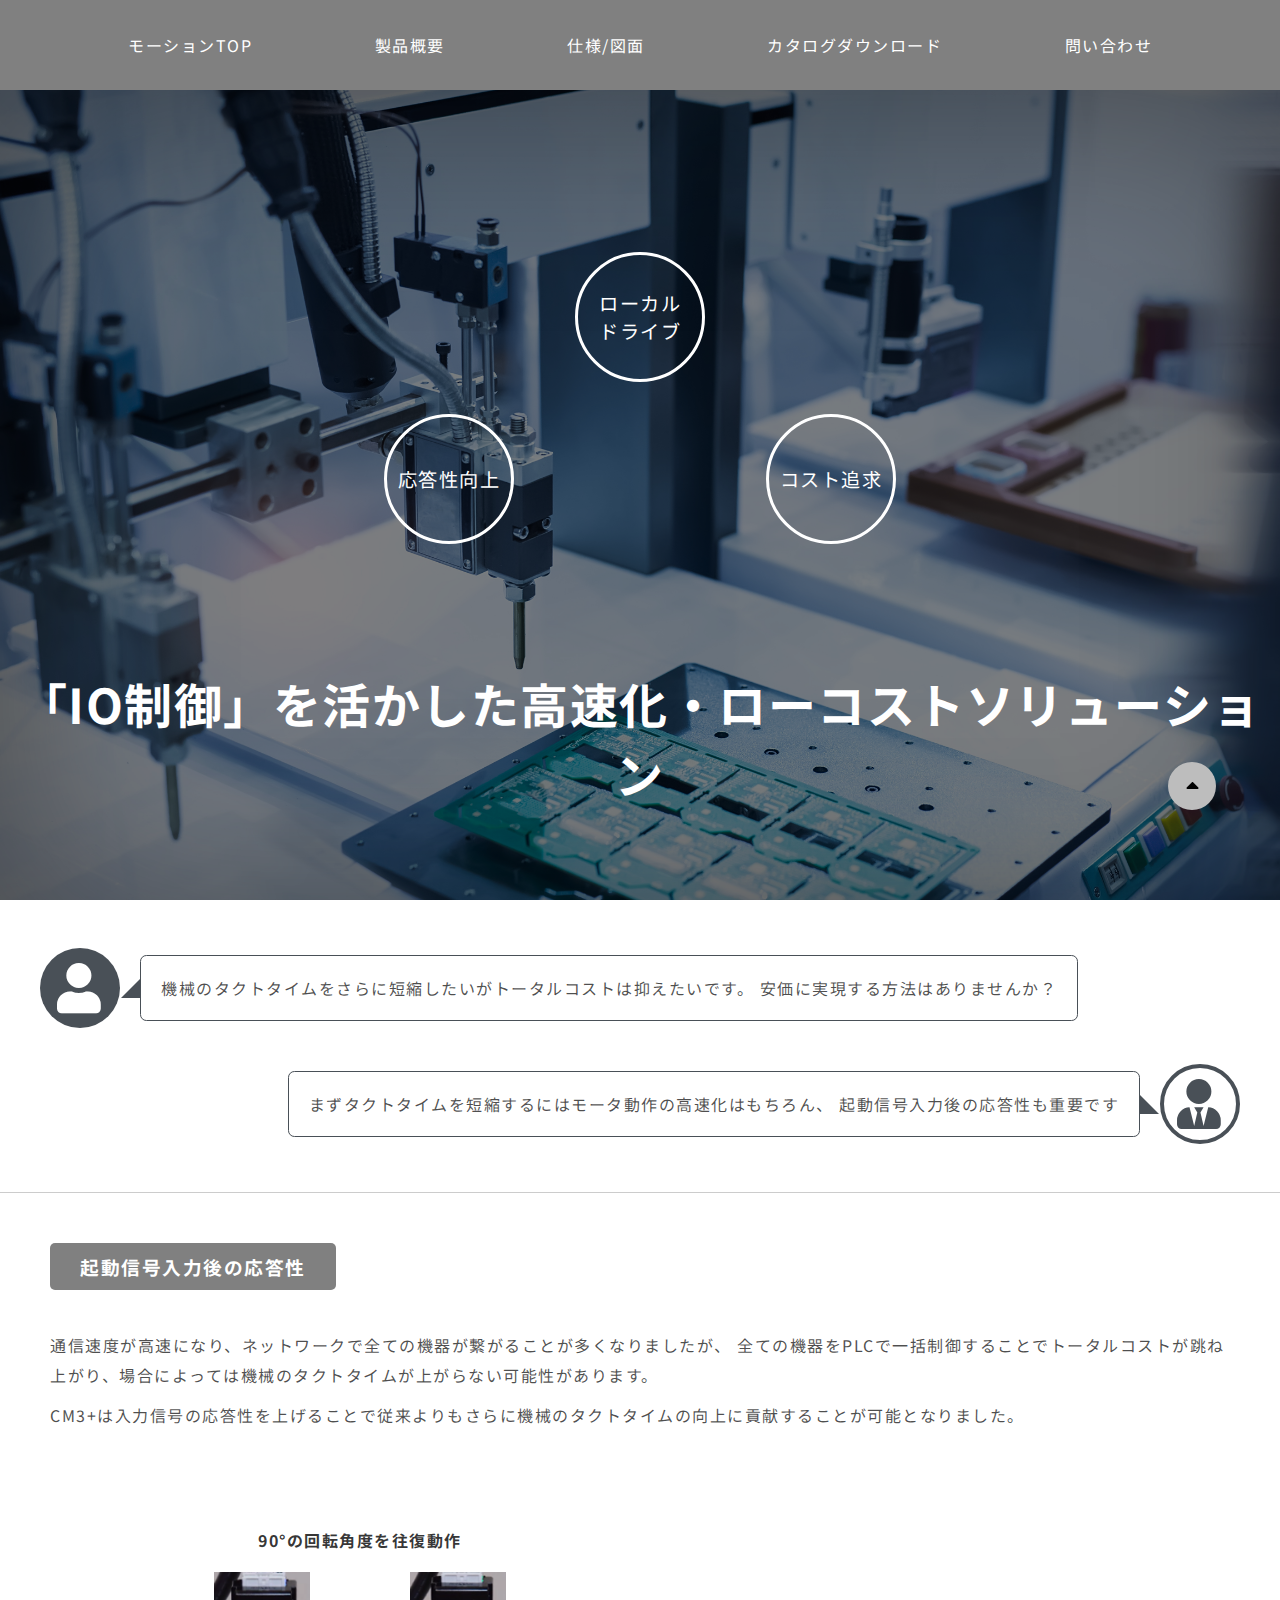
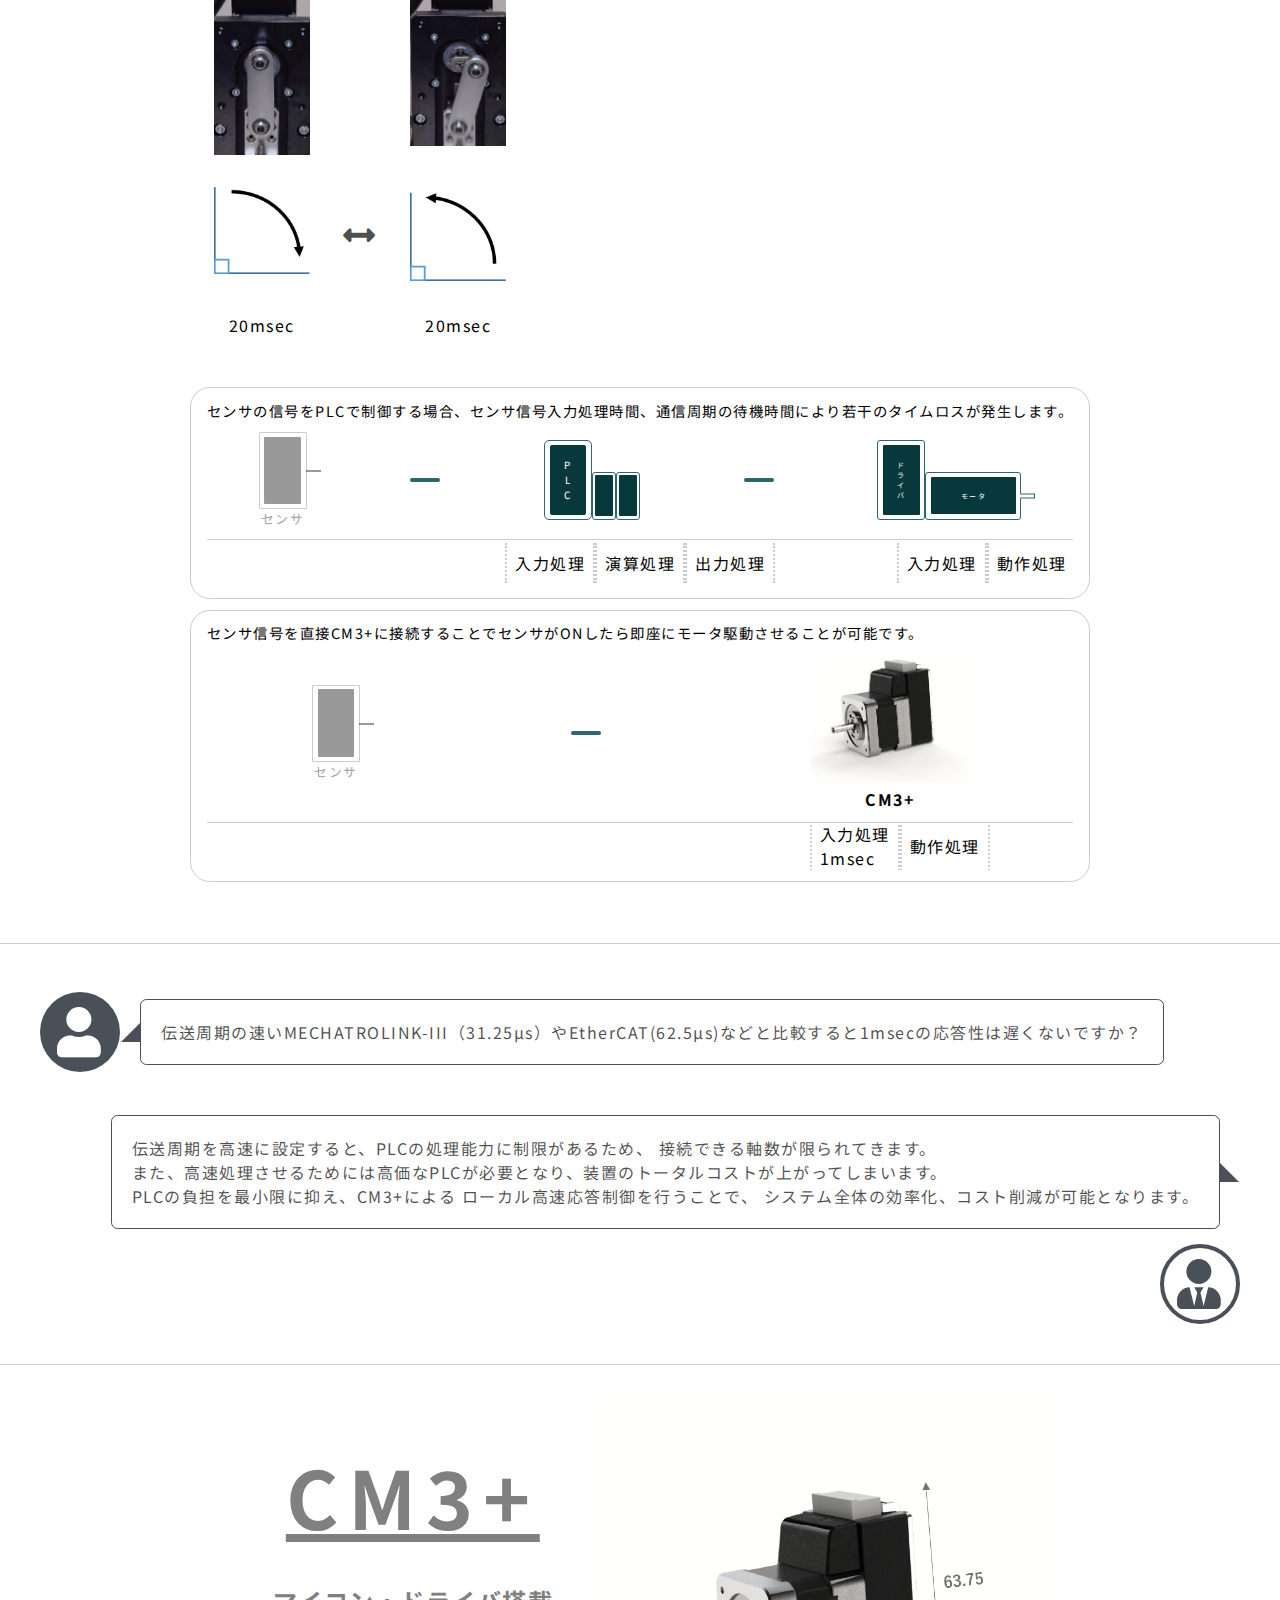
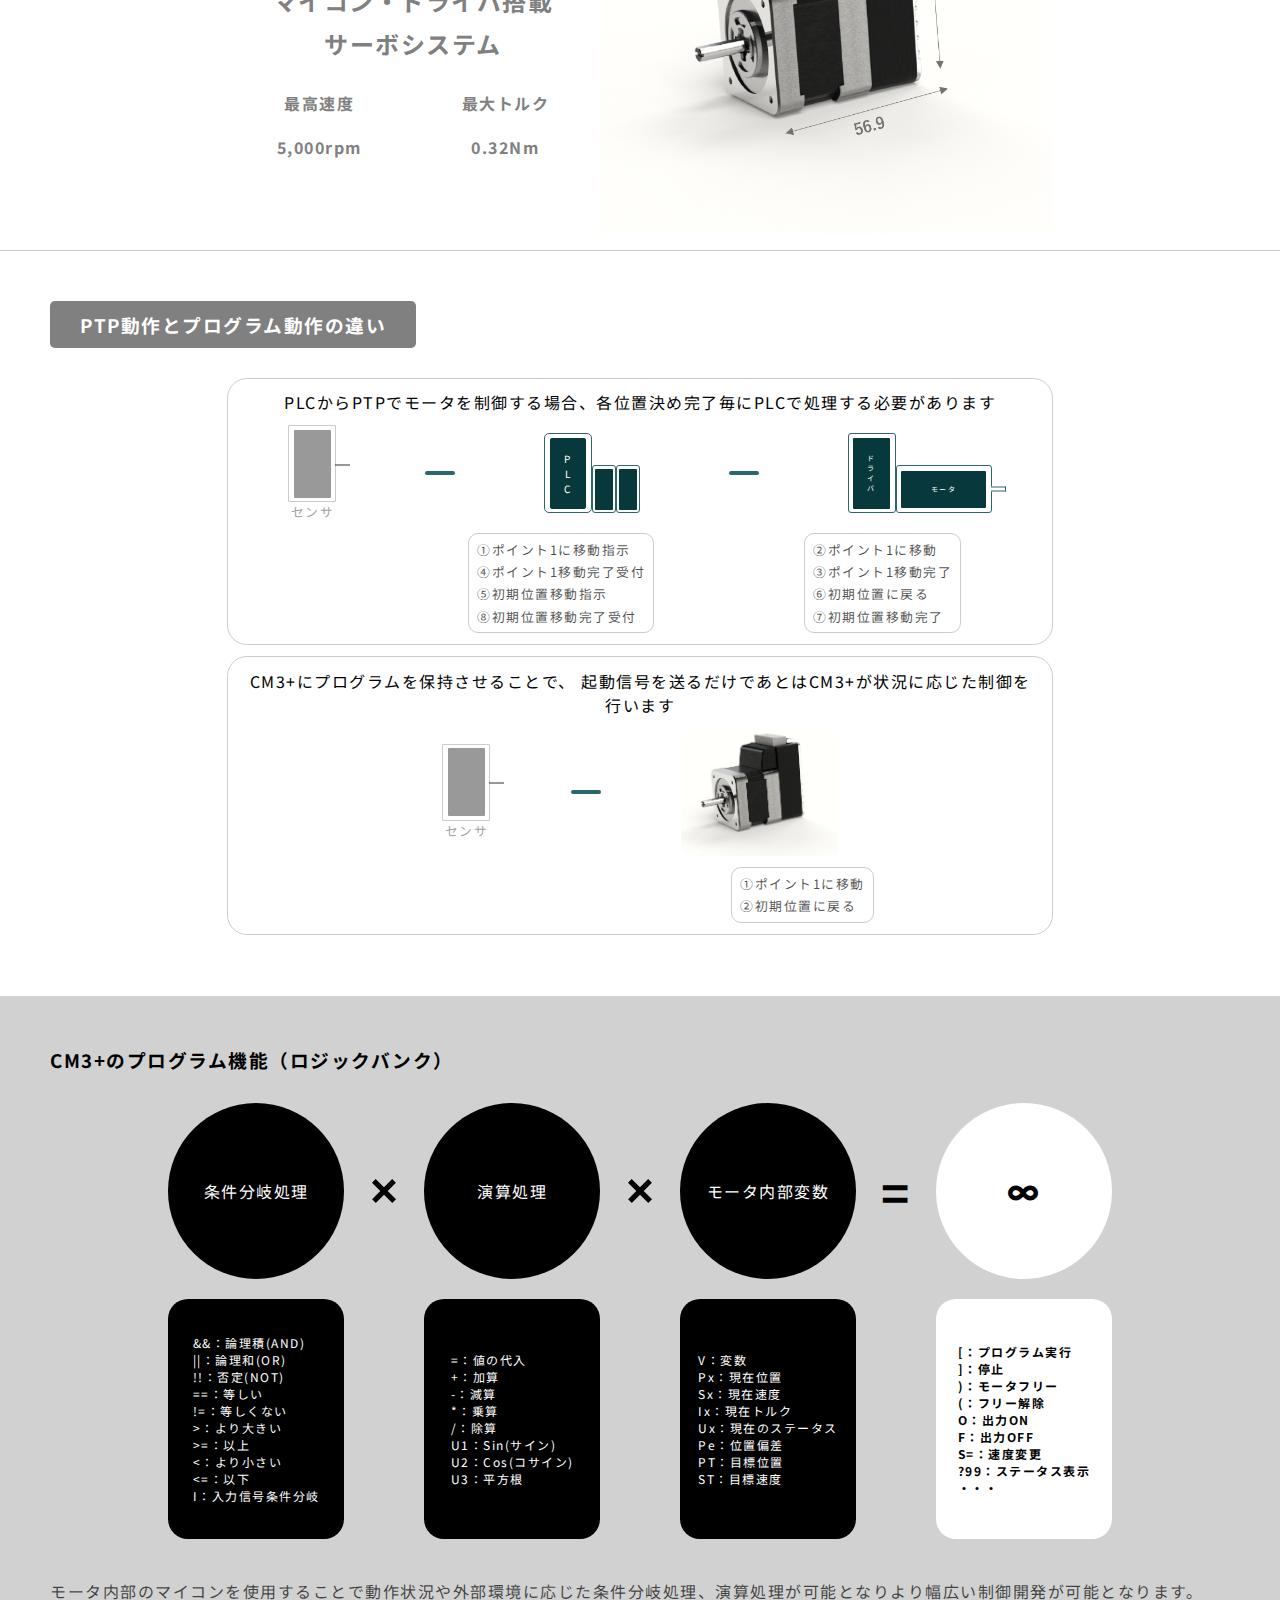
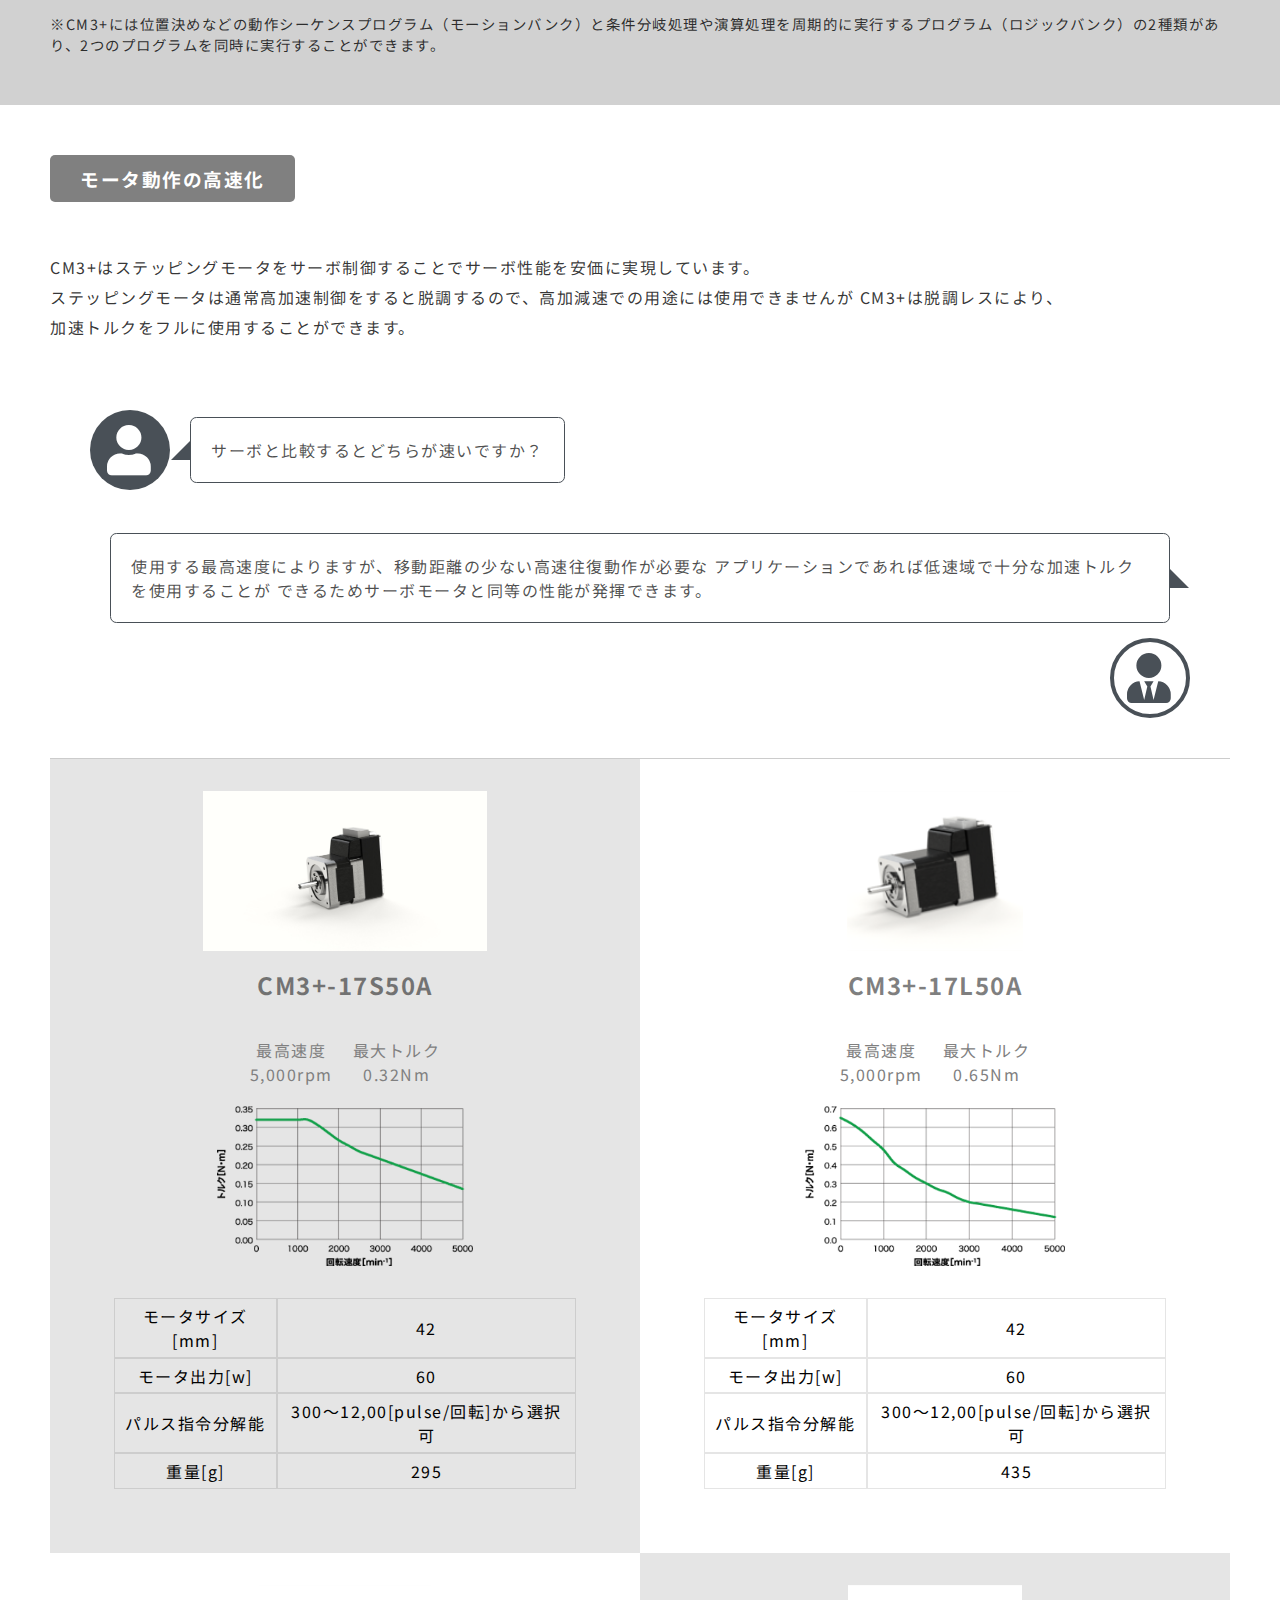
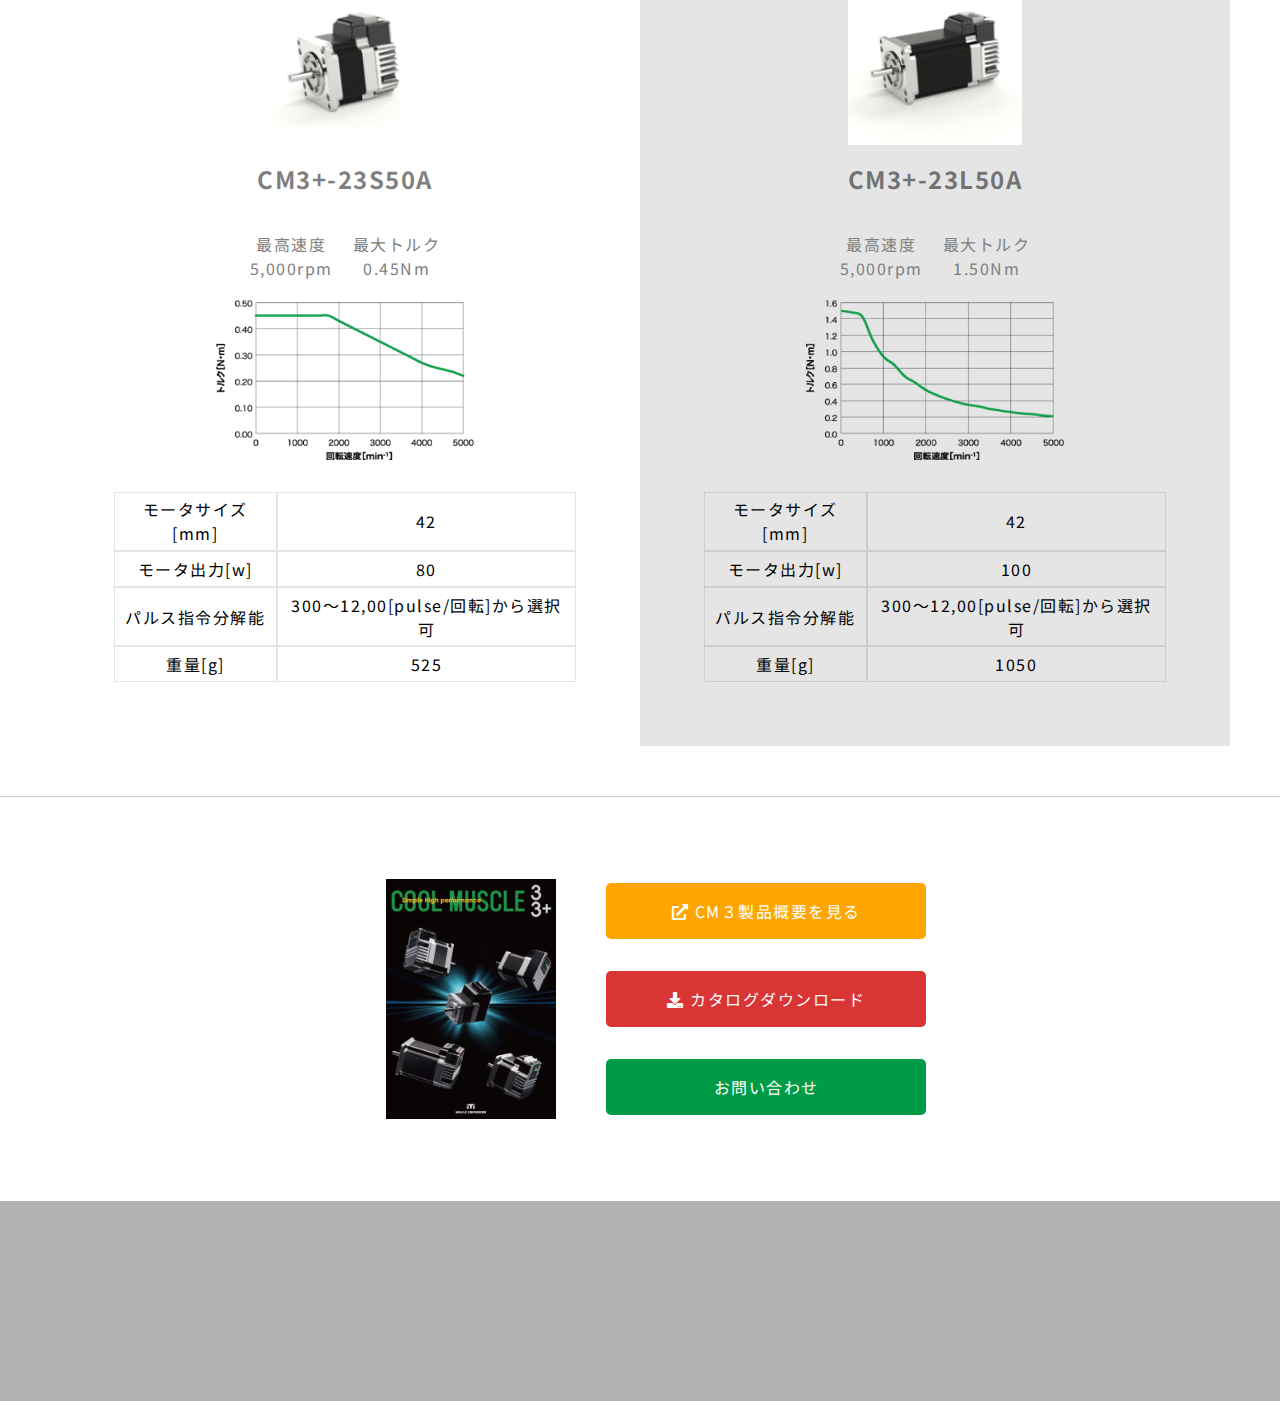
<file: io.html>
<!DOCTYPE html>
<html lang="en">
<head>
    <link rel="stylesheet" href="./io.css">
    <meta charset="UTF-8">
    <meta http-equiv="X-UA-Compatible" content="IE=edge">
    <meta name="viewport" content="width=device-width, initial-scale=1.0">
    <link rel="stylesheet" href="https://cdnjs.cloudflare.com/ajax/libs/font-awesome/5.15.2/css/all.min.css">
    <title>MUSCLE IO</title>
</head>
<body>
    <div class="scroll-up-button"><i class="fas fa-caret-down"></i></div>
    <div class="nav-container">
        <nav>
            <!-- <div class="logo"><img src="" alt=""></div> -->
            <div class="nav-item"><a href="https://musclecorp.com/motion/">モーションTOP</a></div>
            <div class="nav-item"><a href="https://musclecorp.com/motion/cm3-top/">製品概要</a></div>
            <div class="nav-item"><a href="https://musclecorp.com/motion/cm3-spec/">仕様/図面</a></div>
            <div class="nav-item"><a href="https://musclecorp.com/motion/coolmuscle3newcatalog/">カタログダウンロード</a></div>
            <div class="nav-item"><a href="https://musclecorp.com/motion/contactus/">問い合わせ</a></div>
        </nav>
    </div>
    <div class="top-image">
        <div class="top-text">
            <div class="top-text-circle" id="top-text3"><p>コスト追求</p></div>
            <div class="top-text-circle" id="top-text1"><p>応答性向上</p></div>
            <div class="top-text-circle" id="top-text2"><p>ローカル<br>ドライブ</p></div>
            <h2>「IO制御」を活かした高速化・ローコストソリューション</h2>
        </div>
        <div class="layer"></div>
        <div class="see-catalog"></div>
    </div>
    <div class="conversation">
        <div class="question-container">
            <div class="customer-icon">
                <i class="fas fa-user"></i>
            </div>
            <div class="question">
                <p>機械のタクトタイムをさらに短縮したいがトータルコストは抑えたいです。
                    安価に実現する方法はありませんか？</p>
            </div>
        </div>
        <div class="answer-container">
            <div class="answer">
                <p>まずタクトタイムを短縮するにはモータ動作の高速化はもちろん、
                    起動信号入力後の応答性も重要です</p>
            </div>
            <div class="customer-service-icon">
                <i class="fas fa-user-tie"></i>
            </div>
        </div>
    </div>
    <div class="border"></div>
    <section class="kidou">
        <div class="section-title">
            <h3>起動信号入力後の応答性</h3>
        </div>
        <div class="kidou-text">
            <p>通信速度が高速になり、ネットワークで全ての機器が繋がることが多くなりましたが、
                全ての機器をPLCで一括制御することでトータルコストが跳ね上がり、場合によっては機械のタクトタイムが上がらない可能性があります。</p>
            <p>CM3+は入力信号の応答性を上げることで従来よりもさらに機械のタクトタイムの向上に貢献することが可能となりました。</p>
        </div>
        <div class="kidou-content">
            <div class="kidou-content-top">
                <div class="kidou-content-right">
                    <p class="kidou-content-right-text">90°の回転角度を往復動作</p>
                    <div class="kidou-images">
                        <img class="kidou-img1" src="./assets/画像/kidou-shingou1.png" alt="">
                        <img class="kidou-img2" src="./assets/画像/kidou-shingou2.png" alt="">
                        <img class="kidou-img-b1" src="./assets/画像/io-ill1.png" alt="">
                        <div class="kidou-img-arrow"><i class="fas fa-arrows-alt-h"></i></div>
                        <img class="kidou-img-b2" src="./assets/画像/io-ill2.png" alt="">
                        <div class="kidou-img-text1">20msec</div>
                        <div class="kidou-img-text2">20msec</div>
                    </div>
                </div>
                <div class="kidou-content-left">
                    <iframe width="560" height="315" src="https://www.youtube.com/embed/lJ52c1NZlLY" title="YouTube video player" frameborder="0" allow="accelerometer; autoplay; clipboard-write; encrypted-media; gyroscope; picture-in-picture" allowfullscreen></iframe>
                </div>
            </div>
            <div class="kidou-content-bottom">
                <div class="draw">
                    <p class="draw-text">センサの信号をPLCで制御する場合、センサ信号入力処理時間、通信周期の待機時間により若干のタイムロスが発生します。</p>
                    <div class="graph">
                        <div class="draw-sensor">
                            <div class="draw-sensor-box"><div class="sensor-box"></div><div class="sensor-line"></div></div>
                            <p>センサ</p>
                        </div>
                        <div class="line"></div>
                        <div class="plc-draw">
                            <div id="plc-box"><div><p>P</p><p>L</p><p>C</p></div></div>
                            <div class="plc-draw-box"><div></div></div>
                            <div class="plc-draw-box"><div></div></div>
                        </div>
                        <div class="line"></div>
                        <div class="plc-draw">
                            <div class="plc-driver"><div><p>ド</p><p>ラ</p><p>イ</p><p>バ</p></div></div>
                            <div class="plc-mota"><div class="mota-text"><p>モータ</p></div><div class="mota"></div></div>
                        </div>
                    </div>
                    <div class="graph-text">
                        <div class="graph-text-item graph-text1">
                            <div><p>入力処理</p></div>
                            <div><p>演算処理</p></div>
                            <div><p>出力処理</p></div>
                        </div>
                        <div class="graph-text-item graph-text2">
                            <div><p>入力処理</p></div>
                            <div><p>動作処理</p></div>
                        </div>
                    </div>
                </div>
                <div class="draw">
                    <p class="draw-text">センサ信号を直接CM3+に接続することでセンサがONしたら即座にモータ駆動させることが可能です。</p>
                    <div class="graph">
                        <div class="draw-sensor">
                            <div class="draw-sensor-box"><div class="sensor-box"></div><div class="sensor-line"></div></div>
                            <p>センサ</p>
                        </div>
                        <div class="line"></div>
                        <div class="">
                            <img class="kidou-draw-img" src="./assets/画像/CM3-17S-small.jpg" alt="">
                            <p style="text-align: center;font-weight: bold;">CM3+</p>
                        </div>
                    </div>
                    <div class="graph-text">
                        <div class="graph-text-item graph-text3">
                            <div><p>入力処理<br>1msec</p></div>
                            <div><p>動作処理</p></div>
                        </div>
                    </div>
                </div>
            </div>
        </div>
    </section>
    <div class="border"></div>
    <div class="conversation">
        <div class="question-container">
            <div class="customer-icon">
                <i class="fas fa-user"></i>
            </div>
            <div class="question">
                <p>伝送周期の速いMECHATROLINK-III（31.25μs）やEtherCAT(62.5μs)などと比較すると1msecの応答性は遅くないですか？</p>
            </div>
        </div>
        <div class="answer-container">
            <div class="answer">
                <p>伝送周期を高速に設定すると、PLCの処理能力に制限があるため、
                    接続できる軸数が限られてきます。</p>
                <p>また、高速処理させるためには高価なPLCが必要となり、装置のトータルコストが上がってしまいます。</p>
                <p>PLCの負担を最小限に抑え、CM3+による
                    ローカル高速応答制御を行うことで、
                    システム全体の効率化、コスト削減が可能となります。</p>
            </div>
            <div class="customer-service-icon">
                <i class="fas fa-user-tie"></i>
            </div>
        </div>
    </div>
    <div class="border"></div>
    <div class="cm3-container">
        <div class="big-image-texts">
            <h2>CM3+</h2>
            <h3>マイコン・ドライバ搭載</h3>
            <h3>サーボシステム</h3>
            <div class="double-p">
                <div class="">
                    <p>最高速度</p>
                    <p>5,000rpm</p>
                </div>
                <div class="">
                    <p>最大トルク</p>
                    <p>0.32Nm</p>
                </div>
            </div>
        </div>
        <div class="">
            <img src="./assets/画像/cm3.png" alt="">
        </div>
    </div>
    <div class="border"></div>
    <section class="ptp">
        <div class="section-title">
            <h3>PTP動作とプログラム動作の違い</h3>
        </div>
        <div class="ptp-content">
            <div class="draw">
                <p class="draw-title">PLCからPTPでモータを制御する場合、各位置決め完了毎にPLCで処理する必要があります</p>
                <div class="graph">
                    <div class="draw-sensor">
                        <div class="draw-sensor-box"><div class="sensor-box"></div><div class="sensor-line"></div></div>
                        <p>センサ</p>
                    </div>
                    <div class="line"></div>
                    <div class="plc-draw">
                        <div id="plc-box"><div><p>P</p><p>L</p><p>C</p></div></div>
                        <div class="plc-draw-box"><div></div></div>
                        <div class="plc-draw-box"><div></div></div>
                    </div>
                    <div class="line"></div>
                    <div class="plc-draw">
                        <div class="plc-driver"><div><p>ド</p><p>ラ</p><p>イ</p><p>バ</p></div></div>
                        <div class="plc-mota"><div class="mota-text"><p>モータ</p></div><div class="mota"></div></div>
                    </div>
                </div>
                <div class="ptp-graph-texts">
                    <div class=""></div>
                    <div class="ptp-graph-text">
                        <p>①ポイント1に移動指示</p>
                        <p>④ポイント1移動完了受付</p>
                        <p>⑤初期位置移動指示</p>
                        <p>⑧初期位置移動完了受付</p>
                    </div>
                    <div class="ptp-graph-text">
                        <p>②ポイント1に移動</p>
                        <p>③ポイント1移動完了</p>
                        <p>⑥初期位置に戻る</p>
                        <p>⑦初期位置移動完了</p>
                    </div>
                </div>
            </div>
            <div class="draw">
                <p class="draw-title">CM3+にプログラムを保持させることで、
                    起動信号を送るだけであとはCM3+が状況に応じた制御を行います</p>
                <div class="ptp-draw-bottom-container">
                    <div class="graph ptp-draw-bottom">
                        <div class="draw-sensor">
                            <div class="draw-sensor-box"><div class="sensor-box"></div><div class="sensor-line"></div></div>
                            <p>センサ</p>
                        </div>
                        <div class="line"></div>
                        <img class="kidou-draw-img" src="./assets/画像/CM3-17S-small.jpg" alt="">
                    </div>
                </div>
                <div class="ptp-graph-texts">
                    <div class=""></div>
                    <div class="ptp-graph-text">
                        <p>①ポイント1に移動</p>
                        <p>②初期位置に戻る</p>
                    </div>
                </div>
            </div>
        </div>
    </section>
    <section class="three">
        <h3>CM3+のプログラム機能（ロジックバンク）</h3>
        <div class="logic-graph">
            <div class="c-l">
                <div class="circle"><p>条件分岐処理</p></div>
            </div>
            <div class="x x1"><svg xmlns="http://www.w3.org/2000/svg" width="24" height="24" viewBox="0 0 24 24"><path d="M24 20.188l-8.315-8.209 8.2-8.282-3.697-3.697-8.212 8.318-8.31-8.203-3.666 3.666 8.321 8.24-8.206 8.313 3.666 3.666 8.237-8.318 8.285 8.203z"/></svg></div>
            <div class="c-m">
                <div class="circle"><p>演算処理</p></div>
            </div>
            <div class="x x2"><svg xmlns="http://www.w3.org/2000/svg" width="24" height="24" viewBox="0 0 24 24"><path d="M24 20.188l-8.315-8.209 8.2-8.282-3.697-3.697-8.212 8.318-8.31-8.203-3.666 3.666 8.321 8.24-8.206 8.313 3.666 3.666 8.237-8.318 8.285 8.203z"/></svg></div>
            <div class="c-r">
                <div class="circle"><p>モータ内部変数</p></div>
            </div>
            <div class="x equal-sign"><p>=</p></div>
            <div class="c-w">
                <div class="circle white-circle"><p><i class="fas fa-infinity"></i></p></div>
            </div>
            <div class="s-l">
                <div class="square">
                    <p>
                        &&：論理積(AND) <br>
                        ||：論理和(OR) <br>
                        !!：否定(NOT) <br>
                        ==：等しい <br>
                        !=：等しくない <br>
                        >：より大きい <br>
                        >=：以上 <br>
                        <：より小さい <br>
                        <=：以下 <br>
                        I：入力信号条件分岐 <br>
                    </p>
                </div>
            </div>
            <div class="s-m">
                <div class="square">
                    <p>
                        =：値の代入 <br>
                        +：加算 <br>
                        -：減算 <br>
                        *：乗算 <br>
                        /：除算 <br>
                        U1：Sin(サイン) <br>
                        U2：Cos(コサイン) <br>
                        U3：平方根 <br>
                    </p>
                </div>
            </div>
            <div class="s-r">
                <div class="square">
                    <p>
                        V：変数 <br>
                        Px：現在位置 <br>
                        Sx：現在速度 <br>
                        Ix：現在トルク <br>
                        Ux：現在のステータス <br>
                        Pe：位置偏差 <br>
                        PT：目標位置 <br>
                        ST：目標速度 <br>
                    </p>
                </div>
            </div>
            <div class="s-w">
                <div class="square square-white">
                    <p>
                        [：プログラム実行<br>
                        ]：停止<br>
                        )：モータフリー<br>
                        (：フリー解除<br>
                        O：出力ON <br>
                        F：出力OFF <br>
                        S=：速度変更<br>
                        ?99：ステータス表示<br>
                        ・・・<br>
                    </p>
                </div>
            </div>
        </div>
        <p class="three-text">モータ内部のマイコンを使用することで動作状況や外部環境に応じた条件分岐処理、演算処理が可能となりより幅広い制御開発が可能となります。</p>
        <p class="three-text-little">※CM3+には位置決めなどの動作シーケンスプログラム（モーションバンク）と条件分岐処理や演算処理を周期的に実行するプログラム（ロジックバンク）の2種類があり、2つのプログラムを同時に実行することができます。</p>
    </section>
    <section class="mota-dousa">
        <div class="section-title">
            <h3>モータ動作の高速化</h3>
        </div>
        <div class="mota-dousa-text">
            <p>CM3+はステッピングモータをサーボ制御することでサーボ性能を安価に実現しています。</p>
            <p>ステッピングモータは通常高加速制御をすると脱調するので、高加減速での用途には使用できませんが
                CM3+は脱調レスにより、<br>加速トルクをフルに使用することができます。</p>
        </div>
        <div class="conversation">
            <div class="question-container">
                <div class="customer-icon">
                    <i class="fas fa-user"></i>
                </div>
                <div class="question">
                    <p>サーボと比較するとどちらが速いですか？</p>
                </div>
            </div>
            <div class="answer-container">
                <div class="answer">
                    <p>使用する最高速度によりますが、移動距離の少ない高速往復動作が必要な
                        アプリケーションであれば低速域で十分な加速トルクを使用することが
                        できるためサーボモータと同等の性能が発揮できます。</p>
                </div>
                <div class="customer-service-icon">
                    <i class="fas fa-user-tie"></i>
                </div>
            </div>
        </div>
        <div class="border"></div>
        <div class="mota-dousa-graph-container">
            <div class="mota-dousa-graph" id="mota-graph1">
                <img src="./assets/画像/CM3-17S.jpg" alt="">
                <h4 class="mota-dousa-title">CM3+-17S50A</h4>
                <div class="mota-graph-text">
                    <div class="">
                        <p>最高速度</p>
                        <p>5,000rpm</p>
                    </div>
                    <div class="">
                        <p>最大トルク</p>
                        <p>0.32Nm</p>
                    </div>
                </div>
                <img src="./assets/画像/mota-dousa-hyou1.png" alt="">
                <div class="mota-dousa-hyou">
                    <table cellspacing="0" cellpadding="0">
                        <thead>
                            <tr>
                                <th>モータサイズ[mm]</th>
                                <th>42</th>
                            </tr>
                        </thead>
                        <tbody>
                            <tr>
                                <td>モータ出力[w]</td>
                                <td>60</td>
                            </tr>
                            <tr>
                                <td>パルス指令分解能</td>
                                <td>300～12,00[pulse/回転]から選択可</td>
                            </tr>
                            <tr>
                                <td>重量[g]</td>
                                <td>295</td>
                            </tr>
                        </tbody>
                    </table>
                </div>
            </div>
            <div class="mota-dousa-graph" id="mota-graph2">
                <img src="./assets/画像/mota2.png" alt="">
                <h4 class="mota-dousa-title">CM3+-17L50A</h4>
                <div class="mota-graph-text">
                    <div class="">
                        <p>最高速度</p>
                        <p>5,000rpm</p>
                    </div>
                    <div class="">
                        <p>最大トルク</p>
                        <p>0.65Nm</p>
                    </div>
                </div>
                <img src="./assets/画像/mota-dousa-hyou2.png" alt="">
                <div class="mota-dousa-hyou">
                    <table cellspacing="0" cellpadding="0">
                        <thead>
                            <tr>
                                <th>モータサイズ[mm]</th>
                                <th>42</th>
                            </tr>
                        </thead>
                        <tbody>
                            <tr>
                                <td>モータ出力[w]</td>
                                <td>60</td>
                            </tr>
                            <tr>
                                <td>パルス指令分解能</td>
                                <td>300～12,00[pulse/回転]から選択可</td>
                            </tr>
                            <tr>
                                <td>重量[g]</td>
                                <td>435</td>
                            </tr>
                        </tbody>
                    </table>
                </div>
            </div>
            <div class="mota-dousa-graph" id="mota-graph3">
                <img src="./assets/画像/mota3.png" alt="">
                <h4 class="mota-dousa-title">CM3+-23S50A</h4>
                <div class="mota-graph-text">
                    <div class="">
                        <p>最高速度</p>
                        <p>5,000rpm</p>
                    </div>
                    <div class="">
                        <p>最大トルク</p>
                        <p>0.45Nm</p>
                    </div>
                </div>
                <img src="./assets/画像/mota-dousa-hyou3.png" alt="">
                <div class="mota-dousa-hyou">
                    <table cellspacing="0" cellpadding="0">
                        <thead>
                            <tr>
                                <th>モータサイズ[mm]</th>
                                <th>42</th>
                            </tr>
                        </thead>
                        <tbody>
                            <tr>
                                <td>モータ出力[w]</td>
                                <td>80</td>
                            </tr>
                            <tr>
                                <td>パルス指令分解能</td>
                                <td>300～12,00[pulse/回転]から選択可</td>
                            </tr>
                            <tr>
                                <td>重量[g]</td>
                                <td>525</td>
                            </tr>
                        </tbody>
                    </table>
                </div>
            </div>
            <div class="mota-dousa-graph" id="mota-graph4">
                <img src="./assets/画像/mota4.png" alt="">
                <h4 class="mota-dousa-title">CM3+-23L50A</h4>
                <div class="mota-graph-text">
                    <div class="">
                        <p>最高速度</p>
                        <p>5,000rpm</p>
                    </div>
                    <div class="">
                        <p>最大トルク</p>
                        <p>1.50Nm</p>
                    </div>
                </div>
                <img src="./assets/画像/mota-dousa-hyou4.png" alt="">
                <div class="mota-dousa-hyou">
                    <table cellspacing="0" cellpadding="0">
                        <thead>
                            <tr>
                                <th>モータサイズ[mm]</th>
                                <th>42</th>
                            </tr>
                        </thead>
                        <tbody>
                            <tr>
                                <td>モータ出力[w]</td>
                                <td>100</td>
                            </tr>
                            <tr>
                                <td>パルス指令分解能</td>
                                <td>300～12,00[pulse/回転]から選択可</td>
                            </tr>
                            <tr>
                                <td>重量[g]</td>
                                <td>1050</td>
                            </tr>
                        </tbody>
                    </table>
                </div>
            </div>
        </div>
    </section>
    <div class="border"></div>
    <section class="footer">
        <div class="footer-container">
            <img class="catalog-img" src="./assets/画像/pic_last02.png" alt="">
            <div class="footer-buttons">
                <div class="see-product-container">
                    <a href="https://musclecorp.com/motion/cm3-top/" class="see-product">
                        <p><i class="fas fa-external-link-alt"></i> CM３製品概要を見る</p>
                    </a>
                </div>
                <div class="catalog-download-container">
                    <a href="https://musclecorp.com/motion/coolmuscle3newcatalog/" class="catalog-download">
                        <p><i class="fas fa-download"></i> カタログダウンロード</p>
                    </a>
                </div>
                <div class="contact-container">
                    <a href="https://musclecorp.com/motion/contactus/" class="contact">
                        <p class="contact-title">お問い合わせ</p>
                    </a>
                </div>
            </div>
        </div>
    </section>
    <footer>
    </footer>

    <script src="./script.js"></script>
</body>
</html>
</file>
<file: pc.css>
@import url("https://fonts.googleapis.com/css2?family=Noto+Sans+JP&display=swap");

:root {
  --gray-background: #e7e6e6;
  --rootlightblue: #90ddf0;
  --greenblue: #2c666e;
  --darkblue: #07393c;
  --textgreen: #42f464;
}

html {
  scroll-behavior: smooth;
}

* {
  margin: 0;
  padding: 0;
  box-sizing: border-box;
}

body {
  font-family: "Noto Sans JP", sans-serif;
  letter-spacing: 1.5px;
}

a {
  text-decoration: none;
  color: white;
  -webkit-touch-callout: none;
  -webkit-user-select: none;
  -khtml-user-select: none;
  -moz-user-select: none;
  -ms-user-select: none;
  user-select: none;
}

li {
  list-style: none;
}

.border {
  height: 1px;
  width: 100%;
  background: rgba(0, 0, 0, 0.2);
}

/* =================== */

.scroll-up-button {
  transform: rotate(180deg);
  background: rgb(189, 189, 189);
  border-radius: 50%;
  padding: 1rem;
  display: flex;
  justify-content: center;
  align-items: center;
  height: 3rem;
  width: 3rem;
  position: fixed;
  bottom: 10%;
  right: 5%;
  font-size: 1.3rem;
  cursor: pointer;
  z-index: 1000;
  animation: slidein ease-in-out 0.2s;
}

.scroll-up-button:hover {
  transform: scale(1.2) rotate(180deg);
  transition: ease-in-out 0.2s;
}

@keyframes slidein {
  0% {
    opacity: 0;
  }
  100% {
    opacity: 100%;
  }
}

@keyframes slideout {
  0% {
    opacity: 100%;
  }

  100% {
    opacity: 0;
  }
}

section {
  width: 100%;
  padding: 50px;
}

.section-title {
  background: gray;
  color: white;
  padding: 10px 30px;
  display: inline-block;
  border-radius: 5px;
  margin-bottom: 30px;
}

.conversation {
  border-radius: 20px;
  /* background: #bdd7ee; */
  /* background: rgb(236, 238, 253); */
  padding: 30px;
  color: rgba(0, 0, 0, 0.8);
}

.conversation a {
  /* color: rgb(65, 65, 235); */
  color: rgb(102, 102, 230);
  text-decoration: underline;
}

.conversation a:hover {
  color: rgba(112, 112, 221, 0.7);
}

.question-container {
  display: flex;
  padding: 10px;
  flex-wrap: wrap;
  align-items: center;
}

.answer-container {
  display: flex;
  flex-direction: row;
  justify-content: flex-end;
  align-items: center;
  padding: 10px;
  flex-wrap: wrap;
}

.question {
  /* border: solid 0.2rem var(--rootlightblue); */
  border: solid 0.1rem rgb(73, 80, 87);
  /* color: white !important; */
}

.answer {
  /* background: var(--textgreen); */
  /* border: solid 2px var(--textgreen); */
  border: solid 0.1rem rgb(73, 80, 87);
  /* color: white !important; */
}

.question,
.answer {
  padding: 20px 20px;
  margin: 15px 20px;
  border-radius: 10px;
  display: flex;
  flex-direction: column;
  justify-content: center;
  text-align: left;
  color: rgba(0, 0, 0, 0.7);
  position: relative;
  border-radius: 0.4em;
}

.question:after {
  content: "";
  position: absolute;
  left: 0;
  top: 50%;
  width: 0;
  height: 0;
  border: 20px solid transparent;
  border-right-color: rgb(73, 80, 87);
  border-left: 0;
  border-bottom: 0;
  margin-top: -10px;
  margin-left: -20px;
}

.answer:after {
  content: "";
  position: absolute;
  right: 0;
  top: 50%;
  width: 0;
  height: 0;
  border: 20px solid transparent;
  border-left-color: rgb(73, 80, 87);
  border-right: 0;
  border-bottom: 0;
  margin-top: -10px;
  margin-right: -20px;
}

.customer-icon {
  border-radius: 50%;
  height: 80px;
  width: 80px;
  /* background: var(--rootlightblue); */
  background: rgb(73, 80, 87);
  display: flex;
  justify-content: center;
  align-items: center;
}

.customer-icon i {
  font-size: 50px;
  /* color: #1d759e; */
  color: white;
}

.customer-service-icon {
  font-size: 50px;
  color: rgb(73, 80, 87);
}

.customer-service-icon {
  border-radius: 50%;
  height: 80px;
  width: 80px;
  display: flex;
  justify-content: center;
  align-items: center;
  border: solid 4px rgb(73, 80, 87);
}

.customer-service-icon img {
  height: 50px;
}

/* ============= */

.speech-bubble {
  position: relative;
  border: solid 0.1rem rgb(73, 80, 87);
  color: rgba(0, 0, 0, 0.7);
  border-radius: 0.4em;
  padding: 15px;
  margin: 20px;
}

.speech-bubble:after {
  content: "";
  position: absolute;
  bottom: 0;
  left: 50%;
  width: 0;
  height: 0;
  border: 20px solid transparent;
  border-top-color: rgb(73, 80, 87);
  border-bottom: 0;
  border-left: 0;
  margin-left: -10px;
  margin-bottom: -20px;
}

/* ================== */

.nav-container {
  width: 100%;
  height: 10vh;
  background: gray;
}

nav {
  width: 80%;
  height: 100%;
  margin: auto;
  display: flex;
  justify-content: space-between;
  align-items: center;
}

.nav-item a:hover {
  color: rgba(70, 26, 26, 0.3);
}

/* ================================= */

.top-image {
  height: 90vh;
  width: 100%;
  background: url("./assets/画像/PC-Top.jpg");
  background-position: center;
  background-repeat: no-repeat;
  background-size: cover;
  position: relative;
}

.top-text {
  padding: 50px 100px;
  display: flex;
  justify-content: center;
  align-items: center;
  position: absolute;
  top: 20%;
  left: 0;
}

.top-text h2 {
  color: white;
  text-align: left;
  font-size: 4rem;
}

.layer {
  background: rgba(0, 0, 0, 0.5);
  height: 100%;
  width: 100%;
  box-shadow: inset 20px 20px 200px rgba(0, 0, 0, 0.4);
}

/* =========================================== */

.one {
  display: flex;
  justify-content: space-between;
}

/* --- */

.customer {
  padding: 30px;
}

.one-customer-icon {
  margin: 40px 0 0 60px;
}

/* ------ */

.customer-service {
  padding: 30px;
}

.customer-service-head-text {
  font-weight: bold;
  font-size: 1.2rem;
}

.customer-service > p {
  display: inline-block;
  border-bottom: solid 1px rgba(0, 0, 0, 0.2);
  margin-bottom: 20px;
  padding: 5px;
}

.customer-service-box {
  padding: 10px;
}

.service-box-item {
  margin-bottom: 10px;
  display: flex;
  align-items: center;
}

.box-item-border {
  margin-right: 10px;
  height: 10px;
  width: 0;
  /* border-left: solid 3px rgb(0, 185, 0); */
  border-left: solid 3px #1d759e;
}

/* =============================-- */

.two-one h3,
.two-two h3,
.two-three h3 {
  margin-bottom: 20px;
}

.two-one,
.two-two,
.two-three {
  padding: 30px;
  border-radius: 20px;
  border: solid 1px rgba(0, 0, 0, 0.2);
  overflow: hidden;
  margin-bottom: 20px;
}

.illustration {
  height: 130px;
  /* width: 500px; */
  border: solid 1px rgba(0, 0, 0, 0.1);
  border-radius: 10px;
  margin: 10px 0 30px 0;
  display: flex;
  justify-content: space-around;
  align-items: center;
  overflow: hidden;
}

#two-block-one {
  display: flex;
}

.line {
  height: 4px;
  width: 30px;
  background: var(--greenblue);
  border-radius: 3px;
}

.two-one {
  flex: 1;
  margin-right: 20px;
}

.plc-draw {
  display: flex;
  align-items: flex-end;
  justify-content: space-between;
}

#plc-box {
  height: 80px;
  width: 40px;
  border: solid 1.5px var(--greenblue);
  border-radius: 5px;
  display: flex;
  justify-content: center;
  align-items: center;
}

#plc-box div {
  height: 90%;
  width: 80%;
  background: var(--darkblue);
  border-radius: 2px;
  color: white;
  display: flex;
  flex-direction: column;
  justify-content: center;
  align-items: center;
  font-size: 10px;
}

.plc-draw-box {
  height: 40px;
  width: 20px;
  border: solid 1.5px var(--greenblue);
  border-radius: 3px;
  display: flex;
  justify-content: center;
  align-items: center;
}

.plc-draw-box div {
  background: var(--darkblue);
  height: 90%;
  width: 80%;
  border-radius: 1px;
}

.plc-driver {
  height: 60px;
  width: 30px;
  border: solid 1.5px var(--greenblue);
  border-radius: 3px;
  display: flex;
  justify-content: center;
  align-items: center;
}

.plc-driver div {
  background: var(--darkblue);
  height: 95%;
  width: 90%;
  border-radius: 1px;
  color: white;
  font-size: 50%;
  display: flex;
  flex-direction: column;
  justify-content: center;
  align-items: center;
}

.plc-mota {
  height: 30px;
  width: 50px;
  border: solid 1.5px var(--greenblue);
  border-radius: 3px;
  display: flex;
  justify-content: center;
  align-items: center;
  position: relative;
}

.mota {
  position: absolute;
  top: 50%;
  right: 0;
  transform: translate(100%, -50%);
  border-top: solid 1.5px var(--greenblue);
  border-bottom: solid 1.5px var(--greenblue);
  border-right: solid 1.5px var(--greenblue);
  background: white;
  height: 5px;
  width: 15px;
}

.mota-text {
  background: var(--darkblue);
  height: 80%;
  width: 90%;
  border-radius: 1px;
  color: white;
  font-size: 7px;
  display: flex;
  flex-direction: column;
  justify-content: center;
  align-items: center;
}

.plc-draw-text {
  border: dotted 2px rgba(0, 0, 0, 0.2);
  padding: 5px;
  border-radius: 5px;
  color: rgba(0, 0, 0, 0.7);
}

/* ------------ */

.two-two {
  flex: 1;
}

.kiban-img img {
  height: 100px;
}

/* ----------- */

.two-three {
  display: flex;
  justify-content: space-around;
  align-items: center;
  max-height: 100vh;
  padding: 1rem !important;
}

/* ------------------------ */

.cm3-container {
  color: gray;
  text-align: center;
  font-weight: bold;
  height: 100%;
  display: flex;
  flex-direction: column;
  justify-content: space-around;
  align-items: center;
  position: relative;
  flex-basis: auto;
}

.cm3-draw {
  display: flex;
  justify-content: space-around;
  align-items: center;
}

.cm3-draw > .line {
  margin: 0 1rem 0 2rem;
}

.two-three-h3 {
  margin: 0 0 0.2rem 0 !important;
}

.cm3-container img {
  height: 10rem;
}

.cm3-container-texts {
  position: absolute;
  top: 80%;
  left: 50%;
  transform: translate(-50%, 0);
}

.cm3-container h2 {
  text-decoration: underline;
  margin-bottom: 0.5rem;
  font-weight: bold;
  font-size: 2rem;
}

.cm3-container h3 {
  font-size: 0.3rem;
  margin: 0 0 0.5rem 0 !important;
}

.two-three h3 {
  font-size: 1.5rem;
}

.two-three iframe {
  max-width: 70%;
}

/* =======================================---- */

.three-explanation {
  border: solid 1px rgba(0, 0, 0, 0.2);
  border-radius: 20px;
  display: flex;
  justify-content: space-around;
  align-items: center;
  font-size: 1rem;
  padding: 10px;
  margin-bottom: 30px;
  position: relative;
}

.three-text {
  width: 30%;
}

.three-text h3 {
  margin-bottom: 10px;
  color: rgba(0, 0, 0, 0.8);
}

.three .drv-fuyou {
  display: flex;
  flex-direction: column;
  align-items: center;
  position: absolute;
  top: 10%;
  right: 20%;
}

.drv-fuyou .box {
  display: flex;
}

.drv-fuyou .box div {
  height: 40px;
  width: 20px;
  border: dotted 2px rgba(0, 0, 0, 0.5);
  margin: 5px;
}

.drv-fuyou p {
  font-size: 0.8rem;
  color: rgba(0, 0, 0, 0.5);
}

.three-explanation img {
  max-height: 300px;
  max-width: 70%;
}

/* =======================================--- */

.four-text-wrapper {
  display: flex;
  flex-direction: column;
  align-items: center;
}

.four-text-container {
  display: flex;
  align-items: center;
  margin-right: 2rem;
}

.four-text {
  font-size: 1rem;
}

.four-img-container {
  display: flex;
  align-items: center;
  margin: 20px 0 10px 0;
}

.four-img-container img {
  height: 15rem;
}

.four-img-two {
  margin-left: 3rem;
}

.four-graph {
  margin-top: 30px;
  padding: 30px;
  border: solid 1px rgba(0, 0, 0, 0.2);
  border-radius: 20px;
  display: flex;
  flex-direction: column;
}

.four-left-app {
  padding: 1rem 5rem;
  border-radius: 5px;
  background: rgb(212, 212, 212);
  display: flex;
  justify-content: center;
  align-items: center;
  margin-bottom: 2rem;
  width: fit-content;
}

.four-graph-content {
  display: flex;
}

.four-right {
  flex: 1.6;
  margin-right: 20px;
}

.right-top {
  display: flex;
  align-items: center;
  justify-content: center;
  margin: 1rem 0 2rem 0;
  width: 100%;
}

.right-top p {
  font-weight: bold;
  color: rgba(0, 0, 0, 0.7);
  margin: 20px 1rem 20px 20px;
}

.right-top img {
  height: 100px;
}

.nejishime-table {
  width: 100%;
}

th,
td {
  border: solid 1px rgba(0, 0, 0, 0.1);
  padding: 13px 25px;
  text-align: center;
}

.nejishime-graph {
  display: flex;
  justify-content: space-around;
  align-items: center;
  border: solid 1px rgba(0, 0, 0, 0.1);
  width: 100%;
}

.nejishime-graph-child {
  display: flex;
  flex-direction: column;
  align-items: center;
}

.nejishime-graph-text {
  padding: 1rem 0;
  font-size: 0.8rem;
}

.nejishime-graph-text span {
  font-size: 1rem;
}

.nejishime-graph img {
  width: 70%;
  margin: 1rem 0;
}

.four-left {
  flex: 1;
  margin-left: 1rem;
}

.four-left-text {
  margin: 20px 0;
}

.four-left-box {
  background: rgb(240, 227, 227);
  padding: 20px;
  display: flex;
  flex-direction: column;
}

.four-left-box p {
  margin: 20px 0 20px 30px;
}

.four-left-link {
  font-size: 0.8rem;
  margin: 1rem 0 0 0;
}

.four-left-link a {
  color: rgb(89, 89, 233) !important;
  text-decoration: underline;
}

.four-left-link a:hover {
  opacity: 0.7;
  transition: 0.3s;
}

/* ================================- */

.five-text {
  margin: 50px 0 80px 0;
  padding-left: 60px;
  display: flex;
  flex-direction: column;
  justify-content: center;
  border-left: solid 5px var(--greenblue);
}

/* ========================== */

.mota-dousa-text {
  color: rgba(0, 0, 0, 0.8);
  margin: 20px 0;
  line-height: 30px;
  text-align: center;
}

.mota-dousa-graph-container {
  display: grid;
  grid-template-columns: 1fr 1fr;
  grid-template-rows: minmax(100, auto);
}

.mota-dousa-graph {
  display: flex;
  flex-direction: column;
  align-items: center;
  padding: 2rem;
}

.mota-dousa-title {
  margin: 1rem 0;
  text-align: center;
  color: rgba(0, 0, 0, 0.5);
  font-size: 1.5rem;
  font-weight: bold;
}

.mota-dousa-graph img {
  height: 10rem;
}

.mota-graph-text {
  color: gray;
  display: flex;
  justify-content: space-between;
  align-items: center;
  text-align: center;
}

.mota-graph-text div {
  padding: 20px 10px;
}

#mota-graph1,
#mota-graph4 {
  background: rgba(0, 0, 0, 0.1);
}

.mota-dousa-hyou table {
  margin: 2rem;
}

th,
td {
  border: solid 1px rgba(0, 0, 0, 0.1);
  padding: 13px 25px;
  text-align: center;
}

th {
  font-weight: normal;
}

/* ================================ */

.footer {
  position: relative;
  display: flex;
  justify-content: center;
  align-items: center;
}

.footer-container {
  display: flex;
  justify-content: space-around;
  align-items: center;
  width: 50%;
}

.footer-buttons {
  display: flex;
  flex-direction: column;
  align-items: center;
}

.catalog-img {
  height: 15rem;
  margin: 2rem;
  cursor: pointer;
}

.see-product-container {
  width: 20rem;
  margin-bottom: 2rem;
}

.see-product {
  display: block;
  padding: 1rem 0;
  height: 100%;
  position: relative;
  text-align: center;
  background: rgb(255, 165, 0);
  color: white;
  border-radius: 5px;
  cursor: pointer;
}

.catalog-download-container {
  width: 20rem;
  margin-bottom: 2rem;
}

.catalog-download {
  display: block;
  padding: 1rem 0;
  height: 100%;
  position: relative;
  text-align: center;
  background: rgb(218, 53, 53);
  color: white;
  border-radius: 5px;
  cursor: pointer;
}

.contact-container {
  width: 20rem;
}

.contact {
  width: 100%;
  cursor: pointer;
  padding: 1rem 0;
  position: relative;
  display: flex;
  justify-content: space-around;
  align-items: center;
  background: rgb(0, 155, 70);
  color: white;
  border-radius: 5px;
}

.catalog-download:hover,
.contact:hover,
.catalog-img:hover {
  opacity: 0.8;
  transition: ease-in-out 0.1s;
}

/* ================================ */

footer {
  height: 20vh;
  padding: 100px;
  display: flex;
  justify-content: center;
  align-items: center;
  background: rgba(0, 0, 0, 0.3);
  color: rgba(255, 255, 255, 0.5);
}
</file>
<file: LP/pc.css>
@import url("https://fonts.googleapis.com/css2?family=Noto+Sans+JP&display=swap");

:root {
  --gray-background: #e7e6e6;
  --rootlightblue: #90ddf0;
  --greenblue: #2c666e;
  --darkblue: #07393c;
  --textgreen: #42f464;
}

html {
  scroll-behavior: smooth;
}

* {
  margin: 0;
  padding: 0;
  box-sizing: border-box;
}

body {
  font-family: "Noto Sans JP", sans-serif;
  letter-spacing: 1.5px;
}

a {
  text-decoration: none;
  color: white;
  -webkit-touch-callout: none;
  -webkit-user-select: none;
  -khtml-user-select: none;
  -moz-user-select: none;
  -ms-user-select: none;
  user-select: none;
}

li {
  list-style: none;
}

.border {
  height: 1px;
  width: 100%;
  background: rgba(0, 0, 0, 0.2);
}

/* =================== */

.scroll-up-button {
  transform: rotate(180deg);
  background: rgb(189, 189, 189);
  border-radius: 50%;
  padding: 1rem;
  display: flex;
  justify-content: center;
  align-items: center;
  height: 3rem;
  width: 3rem;
  position: fixed;
  bottom: 10%;
  right: 5%;
  font-size: 1.3rem;
  cursor: pointer;
  z-index: 1000;
  animation: slidein ease-in-out 0.2s;
}

.scroll-up-button:hover {
  transform: scale(1.2) rotate(180deg);
  transition: ease-in-out 0.2s;
}

@keyframes slidein {
  0% {
    opacity: 0;
  }
  100% {
    opacity: 100%;
  }
}

@keyframes slideout {
  0% {
    opacity: 100%;
  }

  100% {
    opacity: 0;
  }
}

section {
  width: 100%;
  padding: 50px;
}

.section-title {
  background: gray;
  color: white;
  padding: 10px 30px;
  display: inline-block;
  border-radius: 5px;
  margin-bottom: 30px;
}

.conversation {
  border-radius: 20px;
  /* background: #bdd7ee; */
  /* background: rgb(236, 238, 253); */
  padding: 30px;
  color: rgba(0, 0, 0, 0.8);
}

.conversation a {
  /* color: rgb(65, 65, 235); */
  color: rgb(102, 102, 230);
  text-decoration: underline;
}

.conversation a:hover {
  color: rgba(112, 112, 221, 0.7);
}

.question-container {
  display: flex;
  padding: 10px;
  flex-wrap: wrap;
  align-items: center;
}

.answer-container {
  display: flex;
  flex-direction: row;
  justify-content: flex-end;
  align-items: center;
  padding: 10px;
  flex-wrap: wrap;
}

.question {
  /* border: solid 0.2rem var(--rootlightblue); */
  border: solid 0.1rem rgb(73, 80, 87);
  /* color: white !important; */
}

.answer {
  /* background: var(--textgreen); */
  /* border: solid 2px var(--textgreen); */
  border: solid 0.1rem rgb(73, 80, 87);
  /* color: white !important; */
}

.question,
.answer {
  padding: 20px 20px;
  margin: 15px 20px;
  border-radius: 10px;
  display: flex;
  flex-direction: column;
  justify-content: center;
  text-align: left;
  color: rgba(0, 0, 0, 0.7);
  position: relative;
  border-radius: 0.4em;
}

.question:after {
  content: "";
  position: absolute;
  left: 0;
  top: 50%;
  width: 0;
  height: 0;
  border: 20px solid transparent;
  border-right-color: rgb(73, 80, 87);
  border-left: 0;
  border-bottom: 0;
  margin-top: -10px;
  margin-left: -20px;
}

.answer:after {
  content: "";
  position: absolute;
  right: 0;
  top: 50%;
  width: 0;
  height: 0;
  border: 20px solid transparent;
  border-left-color: rgb(73, 80, 87);
  border-right: 0;
  border-bottom: 0;
  margin-top: -10px;
  margin-right: -20px;
}

.customer-icon {
  border-radius: 50%;
  height: 80px;
  width: 80px;
  /* background: var(--rootlightblue); */
  background: rgb(73, 80, 87);
  display: flex;
  justify-content: center;
  align-items: center;
}

.customer-icon i {
  font-size: 50px;
  /* color: #1d759e; */
  color: white;
}

.customer-service-icon {
  font-size: 50px;
  color: rgb(73, 80, 87);
}

.customer-service-icon {
  border-radius: 50%;
  height: 80px;
  width: 80px;
  display: flex;
  justify-content: center;
  align-items: center;
  border: solid 4px rgb(73, 80, 87);
}

.customer-service-icon img {
  height: 50px;
}

/* ============= */

.speech-bubble {
  position: relative;
  border: solid 0.1rem rgb(73, 80, 87);
  color: rgba(0, 0, 0, 0.7);
  border-radius: 0.4em;
  padding: 15px;
  margin: 20px;
}

.speech-bubble:after {
  content: "";
  position: absolute;
  bottom: 0;
  left: 50%;
  width: 0;
  height: 0;
  border: 20px solid transparent;
  border-top-color: rgb(73, 80, 87);
  border-bottom: 0;
  border-left: 0;
  margin-left: -10px;
  margin-bottom: -20px;
}

/* ================== */

.nav-container {
  width: 100%;
  height: 10vh;
  background: gray;
}

nav {
  width: 80%;
  height: 100%;
  margin: auto;
  display: flex;
  justify-content: space-between;
  align-items: center;
}

.nav-item a:hover {
  color: rgba(70, 26, 26, 0.3);
}

/* ================================= */

.top-image {
  height: 90vh;
  width: 100%;
  background: url("./assets/画像/PC-Top.jpg");
  background-position: center;
  background-repeat: no-repeat;
  background-size: cover;
  position: relative;
}

.top-text {
  padding: 50px 100px;
  display: flex;
  justify-content: center;
  align-items: center;
  position: absolute;
  top: 20%;
  left: 0;
}

.top-text h2 {
  color: white;
  text-align: left;
  font-size: 4rem;
}

.layer {
  background: rgba(0, 0, 0, 0.5);
  height: 100%;
  width: 100%;
  box-shadow: inset 20px 20px 200px rgba(0, 0, 0, 0.4);
}

/* =========================================== */

.one {
  display: flex;
  justify-content: space-between;
}

/* --- */

.customer {
  padding: 30px;
}

.one-customer-icon {
  margin: 40px 0 0 60px;
}

/* ------ */

.customer-service {
  padding: 30px;
}

.customer-service-head-text {
  font-weight: bold;
  font-size: 1.2rem;
}

.customer-service > p {
  display: inline-block;
  border-bottom: solid 1px rgba(0, 0, 0, 0.2);
  margin-bottom: 20px;
  padding: 5px;
}

.customer-service-box {
  padding: 10px;
}

.service-box-item {
  margin-bottom: 10px;
  display: flex;
  align-items: center;
}

.box-item-border {
  margin-right: 10px;
  height: 10px;
  width: 0;
  /* border-left: solid 3px rgb(0, 185, 0); */
  border-left: solid 3px #1d759e;
}

/* =============================-- */

.two-one h3,
.two-two h3,
.two-three h3 {
  margin-bottom: 20px;
}

.two-one,
.two-two,
.two-three {
  padding: 30px;
  border-radius: 20px;
  border: solid 1px rgba(0, 0, 0, 0.2);
  overflow: hidden;
  margin-bottom: 20px;
}

.illustration {
  height: 130px;
  /* width: 500px; */
  border: solid 1px rgba(0, 0, 0, 0.1);
  border-radius: 10px;
  margin: 10px 0 30px 0;
  display: flex;
  justify-content: space-around;
  align-items: center;
  overflow: hidden;
}

#two-block-one {
  display: flex;
}

.line {
  height: 4px;
  width: 30px;
  background: var(--greenblue);
  border-radius: 3px;
}

.two-one {
  flex: 1;
  margin-right: 20px;
}

.plc-draw {
  display: flex;
  align-items: flex-end;
  justify-content: space-between;
}

#plc-box {
  height: 80px;
  width: 40px;
  border: solid 1.5px var(--greenblue);
  border-radius: 5px;
  display: flex;
  justify-content: center;
  align-items: center;
}

#plc-box div {
  height: 90%;
  width: 80%;
  background: var(--darkblue);
  border-radius: 2px;
  color: white;
  display: flex;
  flex-direction: column;
  justify-content: center;
  align-items: center;
  font-size: 10px;
}

.plc-draw-box {
  height: 40px;
  width: 20px;
  border: solid 1.5px var(--greenblue);
  border-radius: 3px;
  display: flex;
  justify-content: center;
  align-items: center;
}

.plc-draw-box div {
  background: var(--darkblue);
  height: 90%;
  width: 80%;
  border-radius: 1px;
}

.plc-driver {
  height: 60px;
  width: 30px;
  border: solid 1.5px var(--greenblue);
  border-radius: 3px;
  display: flex;
  justify-content: center;
  align-items: center;
}

.plc-driver div {
  background: var(--darkblue);
  height: 95%;
  width: 90%;
  border-radius: 1px;
  color: white;
  font-size: 50%;
  display: flex;
  flex-direction: column;
  justify-content: center;
  align-items: center;
}

.plc-mota {
  height: 30px;
  width: 50px;
  border: solid 1.5px var(--greenblue);
  border-radius: 3px;
  display: flex;
  justify-content: center;
  align-items: center;
  position: relative;
}

.mota {
  position: absolute;
  top: 50%;
  right: 0;
  transform: translate(100%, -50%);
  border-top: solid 1.5px var(--greenblue);
  border-bottom: solid 1.5px var(--greenblue);
  border-right: solid 1.5px var(--greenblue);
  background: white;
  height: 5px;
  width: 15px;
}

.mota-text {
  background: var(--darkblue);
  height: 80%;
  width: 90%;
  border-radius: 1px;
  color: white;
  font-size: 7px;
  display: flex;
  flex-direction: column;
  justify-content: center;
  align-items: center;
}

.plc-draw-text {
  border: dotted 2px rgba(0, 0, 0, 0.2);
  padding: 5px;
  border-radius: 5px;
  color: rgba(0, 0, 0, 0.7);
}

/* ------------ */

.two-two {
  flex: 1;
}

.kiban-img img {
  height: 100px;
}

/* ----------- */

.two-three {
  display: flex;
  justify-content: space-around;
  align-items: center;
  max-height: 100vh;
  padding: 1rem !important;
}

/* ------------------------ */

.cm3-container {
  color: gray;
  text-align: center;
  font-weight: bold;
  height: 100%;
  display: flex;
  flex-direction: column;
  justify-content: space-around;
  align-items: center;
  position: relative;
  flex-basis: auto;
}

.cm3-draw {
  display: flex;
  justify-content: space-around;
  align-items: center;
}

.cm3-draw > .line {
  margin: 0 1rem 0 2rem;
}

.two-three-h3 {
  margin: 0 0 0.2rem 0 !important;
}

.cm3-container img {
  height: 10rem;
}

.cm3-container-texts {
  position: absolute;
  top: 80%;
  left: 50%;
  transform: translate(-50%, 0);
}

.cm3-container h2 {
  text-decoration: underline;
  margin-bottom: 0.5rem;
  font-weight: bold;
  font-size: 2rem;
}

.cm3-container h3 {
  font-size: 0.3rem;
  margin: 0 0 0.5rem 0 !important;
}

.two-three h3 {
  font-size: 1.5rem;
}

.two-three iframe {
  max-width: 70%;
}

/* =======================================---- */

.three-explanation {
  border: solid 1px rgba(0, 0, 0, 0.2);
  border-radius: 20px;
  display: flex;
  justify-content: space-around;
  align-items: center;
  font-size: 1rem;
  padding: 10px;
  margin-bottom: 30px;
  position: relative;
}

.three-text {
  width: 30%;
}

.three-text h3 {
  margin-bottom: 10px;
  color: rgba(0, 0, 0, 0.8);
}

.three .drv-fuyou {
  display: flex;
  flex-direction: column;
  align-items: center;
  position: absolute;
  top: 10%;
  right: 20%;
}

.drv-fuyou .box {
  display: flex;
}

.drv-fuyou .box div {
  height: 40px;
  width: 20px;
  border: dotted 2px rgba(0, 0, 0, 0.5);
  margin: 5px;
}

.drv-fuyou p {
  font-size: 0.8rem;
  color: rgba(0, 0, 0, 0.5);
}

.three-explanation img {
  max-height: 300px;
  max-width: 70%;
}

/* =======================================--- */

.four-text-wrapper {
  display: flex;
  flex-direction: column;
  align-items: center;
}

.four-text-container {
  display: flex;
  align-items: center;
  margin-right: 2rem;
}

.four-text {
  font-size: 1rem;
}

.four-img-container {
  display: flex;
  align-items: center;
  margin: 20px 0 10px 0;
}

.four-img-container img {
  height: 15rem;
}

.four-img-two {
  margin-left: 3rem;
}

.four-graph {
  margin-top: 30px;
  padding: 30px;
  border: solid 1px rgba(0, 0, 0, 0.2);
  border-radius: 20px;
  display: flex;
  flex-direction: column;
}

.four-left-app {
  padding: 1rem 5rem;
  border-radius: 5px;
  background: rgb(212, 212, 212);
  display: flex;
  justify-content: center;
  align-items: center;
  margin-bottom: 2rem;
  width: fit-content;
}

.four-graph-content {
  display: flex;
}

.four-right {
  flex: 2;
  margin-right: 20px;
}

.right-top {
  display: flex;
  align-items: center;
  justify-content: center;
  margin: 1rem 0 2rem 0;
}

.right-top p {
  font-weight: bold;
  color: rgba(0, 0, 0, 0.7);
  margin: 20px 1rem 20px 20px;
}

.right-top img {
  height: 100px;
}

.nejishime-table {
  width: 80%;
}

th,
td {
  border: solid 1px rgba(0, 0, 0, 0.1);
  padding: 13px 25px;
  text-align: center;
}

.nejishime-graph {
  display: flex;
  justify-content: space-around;
  align-items: center;
  border: solid 1px rgba(0, 0, 0, 0.1);
  width: 80%;
}

.nejishime-graph-child {
  display: flex;
  flex-direction: column;
  align-items: center;
}

.nejishime-graph-text {
  padding: 1rem 0;
  font-size: 0.8rem;
}

.nejishime-graph-text span {
  font-size: 1rem;
}

.nejishime-graph img {
  width: 70%;
  margin: 1rem 0;
}

.four-left {
  flex: 1;
}

.four-left-text {
  margin: 20px 0;
}

.four-left-box {
  background: rgb(240, 227, 227);
  padding: 20px;
  display: flex;
  flex-direction: column;
}

.four-left-box p {
  margin: 20px 0 20px 30px;
}

.four-left-link {
  font-size: 0.8rem;
  margin: 1rem 0 0 0;
}

.four-left-link a {
  color: rgb(89, 89, 233) !important;
  text-decoration: underline;
}

.four-left-link a:hover {
  opacity: 0.7;
  transition: 0.3s;
}

/* ================================- */

.five-text {
  margin: 50px 0 80px 0;
  padding-left: 60px;
  display: flex;
  flex-direction: column;
  justify-content: center;
  border-left: solid 5px var(--greenblue);
}

/* ========================== */

.mota-dousa-text {
  color: rgba(0, 0, 0, 0.8);
  margin: 20px 0;
  line-height: 30px;
  text-align: center;
}

.mota-dousa-graph-container {
  display: grid;
  grid-template-columns: 1fr 1fr;
  grid-template-rows: minmax(100, auto);
}

.mota-dousa-graph {
  display: flex;
  flex-direction: column;
  align-items: center;
  padding: 2rem;
}

.mota-dousa-title {
  margin: 1rem 0;
  text-align: center;
  color: rgba(0, 0, 0, 0.5);
  font-size: 1.5rem;
  font-weight: bold;
}

.mota-dousa-graph img {
  height: 10rem;
}

.mota-graph-text {
  color: gray;
  display: flex;
  justify-content: space-between;
  align-items: center;
  text-align: center;
}

.mota-graph-text div {
  padding: 20px 10px;
}

#mota-graph1,
#mota-graph4 {
  background: rgba(0, 0, 0, 0.1);
}

.mota-dousa-hyou table {
  margin: 2rem;
}

th,
td {
  border: solid 1px rgba(0, 0, 0, 0.1);
  padding: 13px 25px;
  text-align: center;
}

th {
  font-weight: normal;
}

/* ================================ */

.footer {
  position: relative;
  display: flex;
  justify-content: center;
  align-items: center;
}

.footer-container {
  display: flex;
  justify-content: space-around;
  align-items: center;
  width: 50%;
}

.footer-buttons {
  display: flex;
  flex-direction: column;
  align-items: center;
}

.catalog-img {
  height: 15rem;
  margin: 2rem;
  cursor: pointer;
}

.see-product-container {
  width: 20rem;
  margin-bottom: 2rem;
}

.see-product {
  display: block;
  padding: 1rem 0;
  height: 100%;
  position: relative;
  text-align: center;
  background: rgb(255, 165, 0);
  color: white;
  border-radius: 5px;
  cursor: pointer;
}

.catalog-download-container {
  width: 20rem;
  margin-bottom: 2rem;
}

.catalog-download {
  display: block;
  padding: 1rem 0;
  height: 100%;
  position: relative;
  text-align: center;
  background: rgb(218, 53, 53);
  color: white;
  border-radius: 5px;
  cursor: pointer;
}

.contact-container {
  width: 20rem;
}

.contact {
  width: 100%;
  cursor: pointer;
  padding: 1rem 0;
  position: relative;
  display: flex;
  justify-content: space-around;
  align-items: center;
  background: rgb(0, 155, 70);
  color: white;
  border-radius: 5px;
}

.catalog-download:hover,
.contact:hover,
.catalog-img:hover {
  opacity: 0.8;
  transition: ease-in-out 0.1s;
}

/* ================================ */

footer {
  height: 20vh;
  padding: 100px;
  display: flex;
  justify-content: center;
  align-items: center;
  background: rgba(0, 0, 0, 0.3);
  color: rgba(255, 255, 255, 0.5);
}
</file>
<file: io.css>
@import url("https://fonts.googleapis.com/css2?family=Noto+Sans+JP&display=swap");
@import url("https://fonts.googleapis.com/css2?family=Noto+Serif+JP&family=Reggae+One&display=swap");

:root {
  --gray-background: #e7e6e6;
  --rootlightblue: #90ddf0;
  --greenblue: #2c666e;
  --darkblue: #07393c;
  --textgreen: #42f464;
}

html {
  scroll-behavior: smooth;
}

* {
  margin: 0;
  padding: 0;
  box-sizing: border-box;
}

body {
  font-family: "Noto Sans JP", sans-serif;
  letter-spacing: 1.5px;
}

a {
  text-decoration: none;
  color: white;
  -webkit-touch-callout: none;
  -webkit-user-select: none;
  -khtml-user-select: none;
  -moz-user-select: none;
  -ms-user-select: none;
  user-select: none;
}

li {
  list-style: none;
}

.border {
  height: 1px;
  width: 100%;
  background: rgba(0, 0, 0, 0.2);
}

/* =================== */

.scroll-up-button {
  transform: rotate(180deg);
  background: rgb(189, 189, 189);
  border-radius: 50%;
  padding: 1rem;
  display: flex;
  justify-content: center;
  align-items: center;
  height: 3rem;
  width: 3rem;
  position: fixed;
  bottom: 10%;
  right: 5%;
  font-size: 1.3rem;
  cursor: pointer;
  z-index: 1000;
  animation: slidein ease-in-out 0.2s;
}

@keyframes slidein {
  0% {
    opacity: 0;
  }
  100% {
    opacity: 100%;
  }
}

@keyframes slideout {
  0% {
    opacity: 100%;
  }

  100% {
    opacity: 0;
  }
}

section {
  width: 100%;
  padding: 50px;
}

.section-title {
  background: gray;
  color: white;
  padding: 10px 30px;
  display: inline-block;
  border-radius: 5px;
  margin-bottom: 30px;
}

.conversation {
  border-radius: 20px;
  /* background: #bdd7ee; */
  /* background: rgb(236, 238, 253); */
  padding: 30px;
  color: rgba(0, 0, 0, 0.8);
}

.conversation a {
  /* color: rgb(65, 65, 235); */
  color: rgb(102, 102, 230);
  text-decoration: underline;
}

.conversation a:hover {
  color: rgba(112, 112, 221, 0.7);
}

.question-container {
  display: flex;
  padding: 10px;
  flex-wrap: wrap;
  align-items: center;
}

.answer-container {
  display: flex;
  flex-direction: row;
  justify-content: flex-end;
  align-items: center;
  padding: 10px;
  flex-wrap: wrap;
}

.multiple-answer-container {
  display: flex;
  flex-direction: row;
  justify-content: flex-end;
  align-items: flex-end;
  flex-wrap: wrap;
}

.question {
  /* border: solid 0.2rem var(--rootlightblue); */
  border: solid 0.1rem rgb(73, 80, 87);
  /* color: white !important; */
}

.answer {
  /* background: var(--textgreen); */
  /* border: solid 2px var(--textgreen); */
  border: solid 0.1rem rgb(73, 80, 87);
  /* color: white !important; */
}

.question,
.answer {
  padding: 20px 20px;
  margin: 15px 20px;
  border-radius: 10px;
  display: flex;
  flex-direction: column;
  justify-content: center;
  text-align: left;
  color: rgba(0, 0, 0, 0.7);
  position: relative;
  border-radius: 0.4em;
}

.question:after {
  content: "";
  position: absolute;
  left: 0;
  top: 50%;
  width: 0;
  height: 0;
  border: 20px solid transparent;
  border-right-color: rgb(73, 80, 87);
  border-left: 0;
  border-bottom: 0;
  margin-top: -10px;
  margin-left: -20px;
}

.answer:after {
  content: "";
  position: absolute;
  right: 0;
  top: 50%;
  width: 0;
  height: 0;
  border: 20px solid transparent;
  border-left-color: rgb(73, 80, 87);
  border-right: 0;
  border-bottom: 0;
  margin-top: -10px;
  margin-right: -20px;
}

.customer-icon {
  border-radius: 50%;
  height: 80px;
  width: 80px;
  /* background: var(--rootlightblue); */
  background: rgb(73, 80, 87);
  display: flex;
  justify-content: center;
  align-items: center;
}

.customer-icon i {
  font-size: 50px;
  /* color: #1d759e; */
  color: white;
}

.customer-service-icon {
  font-size: 50px;
  color: rgb(73, 80, 87);
}

.customer-service-icon {
  border-radius: 50%;
  height: 80px;
  width: 80px;
  display: flex;
  justify-content: center;
  align-items: center;
  border: solid 4px rgb(73, 80, 87);
}

.customer-service-icon img {
  height: 50px;
}

/* ============= */

.nav-container {
  width: 100%;
  height: 10vh;
  background: gray;
}

nav {
  width: 80%;
  height: 100%;
  margin: auto;
  display: flex;
  justify-content: space-between;
  align-items: center;
}

.nav-item a:hover {
  color: rgba(70, 26, 26, 0.3);
}

/* ================================= */

.top-image {
  height: 90vh;
  width: 100%;
  background: url("./assets/画像/IO-Top.jpg");
  background-position: center;
  background-repeat: no-repeat;
  background-size: cover;
  position: relative;
}

.top-image h2 {
  /* 3.5vw */
  font-size: calc(95 / 27vw) !important;
}

.top-text {
  position: absolute;
  top: 0;
  left: 0;
  height: 100%;
  width: 100%;
}

.top-text-circle {
  height: 130px;
  width: 130px;
  font-size: 1.2rem;
  border-radius: 50%;
  border: solid 3px white;
  color: white;
  display: flex;
  justify-content: center;
  align-items: center;
  position: absolute;
  text-align: center;
}

#top-text1 {
  top: 40%;
  left: 30%;
}

#top-text2 {
  top: 20%;
  left: 50%;
  transform: translateX(-50%);
}

#top-text3 {
  top: 40%;
  right: 30%;
}

.top-text h2 {
  position: absolute;
  top: 80%;
  left: 50%;
  transform: translate(-50%, -50%);
  color: white;
  text-align: center;
  font-size: 3rem;
  width: 100%;
}

.layer {
  background: rgba(0, 0, 0, 0.5);
  height: 100%;
  width: 100%;
  box-shadow: inset 20px 20px 200px rgba(0, 0, 0, 0.4);
}

/* ===================== */

.io-top-text {
  padding: 50px;
  margin: 10px 0;
  color: #114486;
  font-size: 1rem;
  text-align: center;
}

/* ===================== */

.kidou-text {
  line-height: 30px;
  color: rgba(0, 0, 0, 0.7);
  text-align: left;
}

.kidou-text p {
  margin-top: 10px;
}

.kidou-content {
  display: flex;
  flex-direction: column;
  align-items: center;
  margin-top: 3rem;
}

.kidou-content-top {
  display: flex;
  justify-content: space-around;
  align-items: center;
}

.kidou-content-right-text {
  text-align: center;
  font-weight: bold;
  color: rgba(0, 0, 0, 0.8);
}

.kidou-content-right {
  padding: 50px;
}

.kidou-images {
  display: grid;
  grid-template-columns: 2fr 1fr 2fr;
  grid-template-rows: minmax(100px, auto);
  margin-top: 20px;
}

.kidou-images img {
  width: 6rem;
  margin: 0 auto 2rem auto;
}

.kidou-img1 {
  grid-column: 1;
  /* margin-right: 10px; */
}

.kidou-img2 {
  grid-column: 3;
}

.kidou-img-arrow {
  display: flex;
  justify-content: center;
  align-items: center;
  text-align: center;
  font-size: 2rem;
  margin: 0 1rem;
  color: rgba(0, 0, 0, 0.7);
  height: 6rem;
}

.kidou-img-text1,
.kidou-img-text2 {
  text-align: center;
}

.kidou-img-text2 {
  grid-column: 3;
}

/* ------------- */

.draw {
  border: solid 1px rgba(0, 0, 0, 0.2);
  border-radius: 20px;
  padding: 0.7rem 1rem;
  margin-bottom: 0.7rem;
}

.draw-text {
  font-size: 0.9rem;
}

.graph {
  display: flex;
  justify-content: space-around;
  align-items: center;
  margin: 0.7rem 0 !important;
}

.line {
  height: 4px;
  width: 30px;
  background: var(--greenblue);
  border-radius: 3px;
}

/* --- */

.draw-sensor {
  display: flex;
  flex-direction: column;
  justify-content: center;
  align-items: center;
  height: 6rem;
  width: 3rem;
}

.draw-sensor-box {
  height: 100%;
  width: 100%;
  border-radius: 1px;
  border: solid 1px rgba(0, 0, 0, 0.2);
  position: relative;
  display: flex;
  justify-content: center;
  align-items: center;
}

.sensor-box {
  height: 90%;
  width: 80%;
  border-radius: 1px;
  background: rgba(0, 0, 0, 0.4);
}

.sensor-line {
  position: absolute;
  top: 50%;
  left: 100%;
  width: 15px;
  height: 2px;
  background: rgba(0, 0, 0, 0.4);
}

.draw-sensor p {
  text-align: center;
  font-size: 0.8rem;
  color: rgba(0, 0, 0, 0.4);
}

.kidou-draw-img {
  height: 8rem !important;
}

/* --- */

.plc-draw {
  display: flex;
  align-items: flex-end;
  justify-content: space-between;
}

#plc-box {
  height: 5rem;
  width: 3rem;
  border: solid 1.5px var(--greenblue);
  border-radius: 5px;
  display: flex;
  justify-content: center;
  align-items: center;
}

#plc-box div {
  height: 90%;
  width: 80%;
  background: var(--darkblue);
  border-radius: 2px;
  color: white;
  display: flex;
  flex-direction: column;
  justify-content: center;
  align-items: center;
  font-size: 10px;
}

.plc-draw-box {
  height: 3rem;
  width: 1.5rem;
  border: solid 1.5px var(--greenblue);
  border-radius: 3px;
  display: flex;
  justify-content: center;
  align-items: center;
}

.plc-draw-box div {
  background: var(--darkblue);
  height: 90%;
  width: 80%;
  border-radius: 1px;
}

.plc-driver {
  height: 5rem;
  width: 3rem;
  border: solid 1.5px var(--greenblue);
  border-radius: 3px;
  display: flex;
  justify-content: center;
  align-items: center;
}

.plc-driver div {
  background: var(--darkblue);
  height: 90%;
  width: 80%;
  border-radius: 1px;
  color: white;
  font-size: 7px;
  display: flex;
  flex-direction: column;
  justify-content: center;
  align-items: center;
}

.plc-mota {
  height: 3rem;
  width: 6rem;
  border: solid 1.5px var(--greenblue);
  border-radius: 3px;
  display: flex;
  justify-content: center;
  align-items: center;
  position: relative;
}

.mota {
  position: absolute;
  top: 50%;
  right: 0;
  transform: translate(100%, -50%);
  border-top: solid 1.5px var(--greenblue);
  border-bottom: solid 1.5px var(--greenblue);
  border-right: solid 1.5px var(--greenblue);
  background: white;
  height: 5px;
  width: 15px;
}

.mota-text {
  background: var(--darkblue);
  height: 80%;
  width: 90%;
  border-radius: 1px;
  color: white;
  font-size: 7px;
  display: flex;
  flex-direction: column;
  justify-content: center;
  align-items: center;
}

.graph-text {
  border-top: solid 1px rgba(0, 0, 0, 0.2);
  padding: 2rem 0 0.9rem 0;
  position: relative;
  overflow: hidden;
}

.graph-text-item {
  position: absolute;
  top: 50%;
  transform: translate(-50%, -50%);
  display: flex;
}

.graph-text-item div {
  display: flex;
  justify-content: center;
  align-items: center;
  padding: 0.5rem;
  border-right: dotted 2px rgba(0, 0, 0, 0.2);
  border-left: dotted 2px rgba(0, 0, 0, 0.2);
  width: max-content;
}

.graph-text1 {
  left: 50%;
}

.graph-text2 {
  left: 90%;
}

.graph-text3 {
  left: 80%;
}

/* ========================================= */

.draw p {
  text-align: left;
}

.draw-title {
  text-align: center !important;
}

.draw img {
  height: 10rem;
}

.graph {
  margin: 40px 0 1rem 0;
}

.ptp-content {
  width: 70%;
  margin: auto;
}

.ptp-graph-texts {
  display: flex;
  justify-content: space-around;
  align-items: center;
}

.ptp-graph-text {
  border: solid 1px rgba(0, 0, 0, 0.2);
  padding: 0.3rem 0.5rem;
  border-radius: 10px;
  color: rgba(0, 0, 0, 0.7);
  font-size: 0.8rem;
  display: flex;
  flex-direction: column;
  align-items: flex-start;
}

.ptp-graph-text p {
  margin: 0.1rem 0;
}

.ptp-draw-bottom-container {
  display: flex;
  justify-content: center;
  align-items: center;
  width: 100%;
}

.ptp-draw-bottom {
  width: 60%;
}

/* ========================================= */

.cm3-container {
  display: flex;
  color: gray;
  text-align: center;
  font-weight: bold;
  justify-content: center;
  align-items: center;
  position: relative;
  flex-basis: auto;
}

.cm3-container img {
  height: 30rem;
  /* height: 500px; */
}

.cm3-container h2 {
  text-decoration: underline;
  margin-bottom: 30px;
  font-weight: bold;
  font-size: 5rem;
  letter-spacing: 10px;
}

.cm3-container h3 {
  margin-bottom: 8px;
  font-size: 1.5rem;
}

.cm3-container .double-p {
  display: flex;
  margin-top: 10px;
}

.cm3-container .double-p div {
  margin: 0 50px;
  width: max-content;
}

.cm3-container .double-p div p {
  margin: 20px 0;
}

/* ========================================= */

.three {
  background: rgb(209, 209, 209);
}

.logic-graph {
  width: 80%;
  margin: 30px auto 10px auto;
  display: grid;
  grid-template-columns: 2fr 1fr 2fr 1fr 2fr 1fr 2fr;
  grid-template-rows: minmax(100px, auto);
}

.c-l,
.c-m,
.c-r,
.x,
.s-l,
.s-m,
.s-r {
  display: flex;
  justify-content: center;
  align-items: center;
}

.equal-sign {
  font-weight: bolder;
  font-size: 3rem;
}

.circle {
  height: 11rem;
  width: 11rem;
  border-radius: 50%;
  background: black;
  color: white;
  display: flex;
  justify-content: center;
  align-items: center;
}

.white-circle {
  background: white !important;
  color: black !important;
  font-size: 1.5rem;
}

.square {
  height: 15rem;
  width: 11rem;
  border-radius: 20px;
  background: black;
  color: white;
  padding: 10px;
  margin-top: 20px;
  display: flex;
  justify-content: center;
  align-items: center;
}

.square-white {
  background: white !important;
  color: black !important;
  font-weight: bold;
}

.s-l {
  grid-column: 1;
}

.s-m {
  grid-column: 3;
}

.s-r {
  grid-column: 5;
}

.s-w {
  grid-column: 7;
}

.square p {
  font-size: 0.75rem;
}

.three-text {
  margin-top: 40px;
  color: rgba(0, 0, 0, 0.7);
}

.three-text-little {
  margin-top: 10px;
  color: rgba(0, 0, 0, 0.8);
  font-size: 0.9rem;
}

/* ========================== */

.mota-dousa-text {
  color: rgba(0, 0, 0, 0.8);
  margin: 20px 0;
  line-height: 30px;
  text-align: left;
}

.mota-dousa-graph-container {
  display: grid;
  grid-template-columns: 1fr 1fr;
  grid-template-rows: minmax(100, auto);
}

.mota-dousa-graph {
  display: flex;
  flex-direction: column;
  align-items: center;
  padding: 2rem;
}

.mota-dousa-title {
  margin: 1rem 0;
  text-align: center;
  color: rgba(0, 0, 0, 0.5);
  font-size: 1.5rem;
  font-weight: bold;
}

.mota-dousa-graph img {
  height: 10rem;
}

.mota-graph-text {
  color: gray;
  display: flex;
  justify-content: space-between;
  align-items: center;
  text-align: center;
}

.mota-graph-text div {
  padding: 20px 10px;
}

#mota-graph1,
#mota-graph4 {
  background: rgba(0, 0, 0, 0.1);
}

.mota-dousa-hyou table {
  margin: 2rem;
}

th,
td {
  border: solid 1px rgba(0, 0, 0, 0.1);
  padding: 0.3rem;
  text-align: center;
}

th {
  font-weight: normal;
}

/* ================================ */

.footer {
  position: relative;
  display: flex;
  justify-content: center;
  align-items: center;
}

.footer-container {
  display: flex;
  justify-content: space-around;
  align-items: center;
  width: 50%;
}

.footer-buttons {
  display: flex;
  flex-direction: column;
  align-items: center;
}

.catalog-img {
  height: 15rem;
  margin: 2rem;
  cursor: pointer;
}

.see-product-container {
  width: 20rem;
  margin-bottom: 2rem;
}

.see-product {
  display: block;
  padding: 1rem 0;
  height: 100%;
  position: relative;
  text-align: center;
  background: rgb(255, 165, 0);
  color: white;
  border-radius: 5px;
  cursor: pointer;
}

.catalog-download-container {
  width: 20rem;
  margin-bottom: 2rem;
}

.catalog-download {
  display: block;
  padding: 1rem 0;
  height: 100%;
  position: relative;
  text-align: center;
  background: rgb(218, 53, 53);
  color: white;
  border-radius: 5px;
  cursor: pointer;
}

.contact-container {
  width: 20rem;
}

.contact {
  width: 100%;
  cursor: pointer;
  padding: 1rem 0;
  position: relative;
  display: flex;
  justify-content: space-around;
  align-items: center;
  background: rgb(0, 155, 70);
  color: white;
  border-radius: 5px;
}

.catalog-download:hover,
.contact:hover,
.catalog-img:hover {
  opacity: 0.8;
  transition: ease-in-out 0.1s;
}

/* ================================ */

footer {
  height: 20vh;
  padding: 100px;
  display: flex;
  justify-content: center;
  align-items: center;
  background: rgba(0, 0, 0, 0.3);
  color: rgba(255, 255, 255, 0.5);
}
</file>
